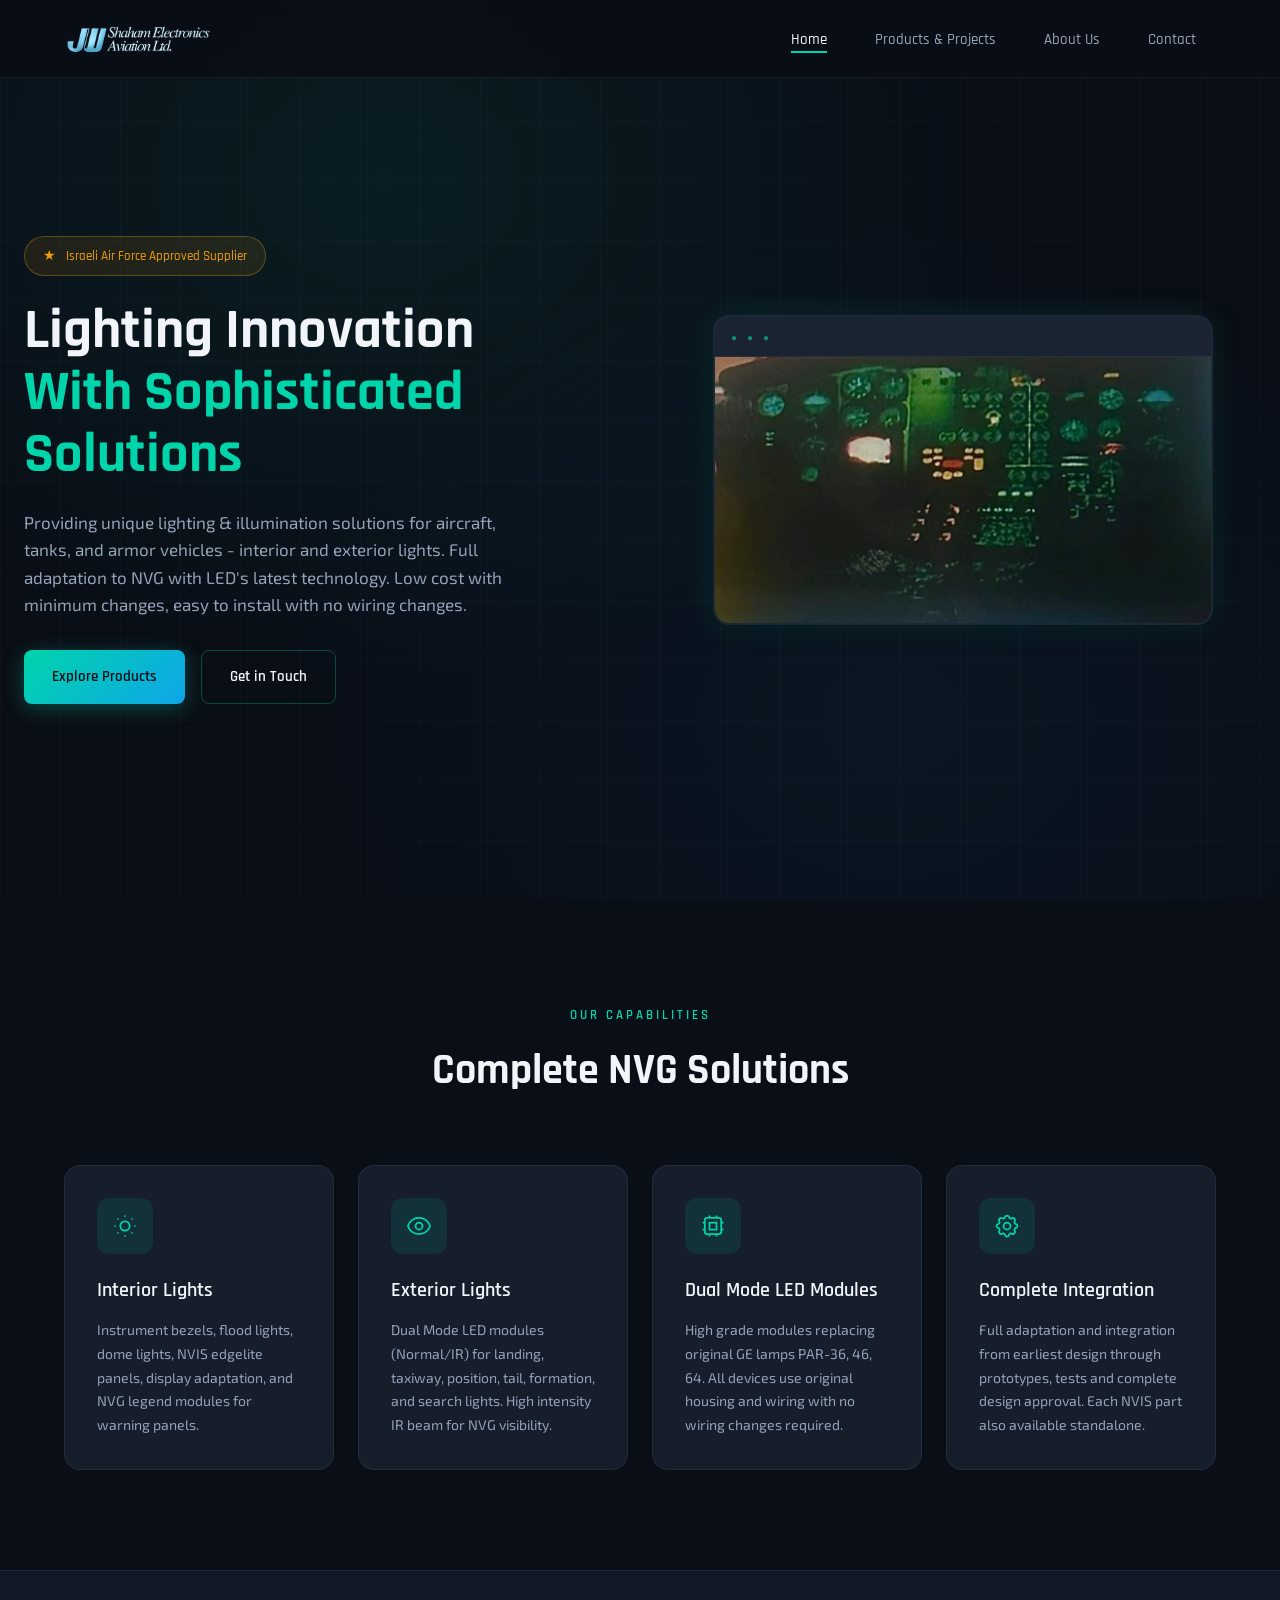
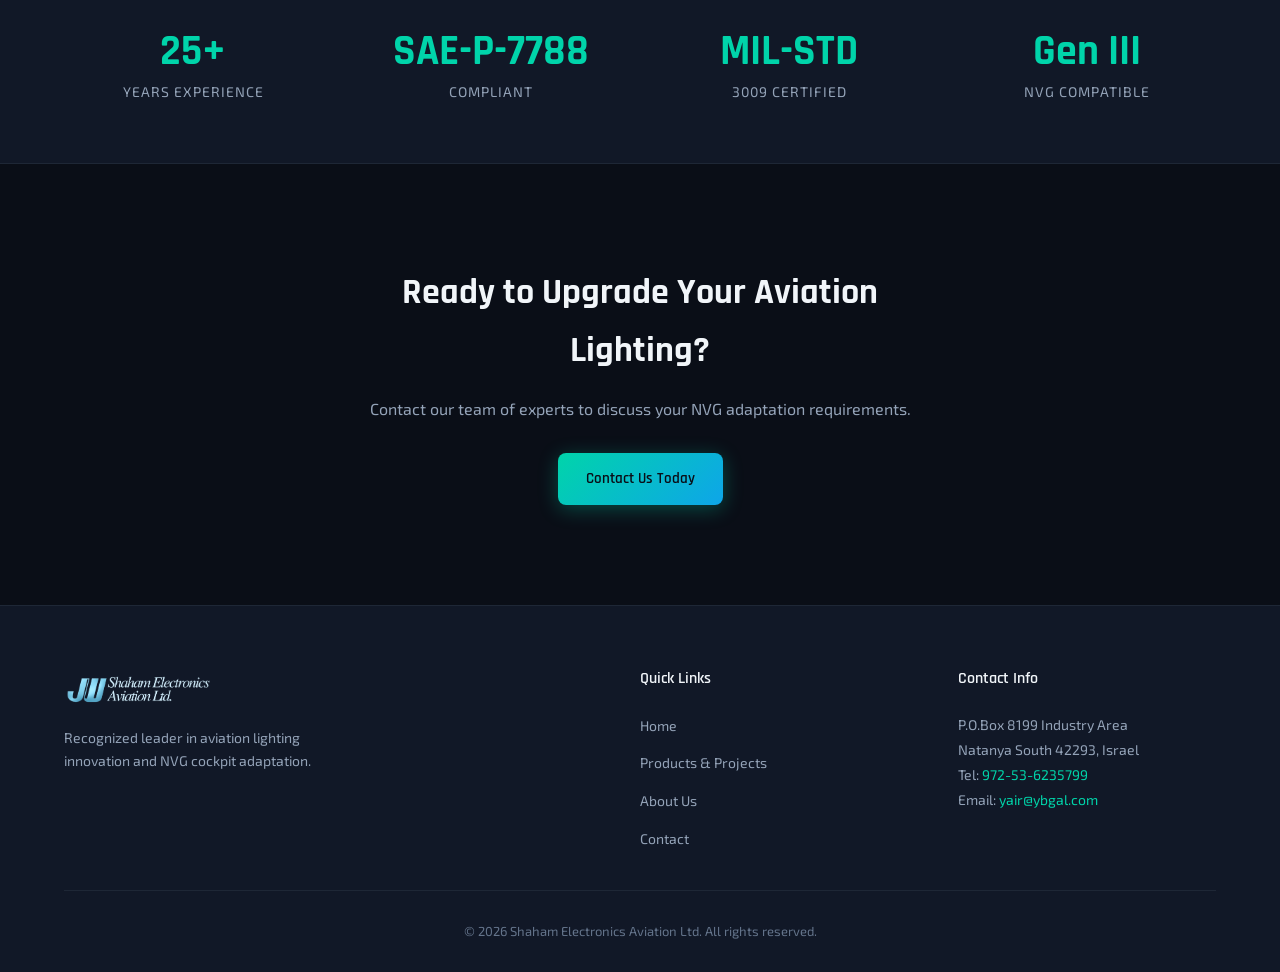
<file: index.html>
<!DOCTYPE html>
<html lang="en">
<head>
    <meta charset="UTF-8">
    <meta name="viewport" content="width=device-width, initial-scale=1.0">
    
    <!-- Primary Meta Tags -->
    <title>Shaham Electronics Aviation Ltd. | NVG Cockpit Lighting Solutions</title>
    <meta name="title" content="Shaham Electronics Aviation Ltd. | NVG Cockpit Lighting Solutions">
    <meta name="description" content="Israeli Air Force approved supplier with 25+ years expertise in NVG cockpit adaptation, aviation lighting systems, and night vision goggles compatibility. Leader in military aviation lighting.">
    <meta name="keywords" content="NVG cockpit adaptation, aviation lighting, night vision goggles, military aviation, cockpit illumination, LED aviation lights, Israeli Air Force supplier, aircraft lighting systems">
    <meta name="author" content="Shaham Electronics Aviation Ltd.">
    <meta name="robots" content="index, follow">
    <link rel="canonical" href="https://nbengalgml.github.io/SAE/">
    
    <!-- Open Graph / Facebook -->
    <meta property="og:type" content="website">
    <meta property="og:url" content="https://nbengalgml.github.io/SAE/">
    <meta property="og:title" content="Shaham Electronics Aviation Ltd. | NVG Cockpit Lighting Solutions">
    <meta property="og:description" content="Israeli Air Force approved supplier with 25+ years expertise in NVG cockpit adaptation and aviation lighting systems.">
    <meta property="og:image" content="https://nbengalgml.github.io/SAE/images/logo.png">
    
    <!-- Twitter -->
    <meta property="twitter:card" content="summary_large_image">
    <meta property="twitter:url" content="https://nbengalgml.github.io/SAE/">
    <meta property="twitter:title" content="Shaham Electronics Aviation Ltd. | NVG Cockpit Lighting Solutions">
    <meta property="twitter:description" content="Israeli Air Force approved supplier with 25+ years expertise in NVG cockpit adaptation and aviation lighting systems.">
    <meta property="twitter:image" content="https://nbengalgml.github.io/SAE/images/logo.png">
    
    <!-- Favicon -->
    <link rel="icon" type="image/png" href="images/logo.png">
    
    <!-- Stylesheets -->
    <link rel="stylesheet" href="styles.css">
    <link rel="preconnect" href="https://fonts.googleapis.com">
    <link rel="preconnect" href="https://fonts.gstatic.com" crossorigin>
    <link href="https://fonts.googleapis.com/css2?family=Rajdhani:wght@400;500;600;700&family=Exo+2:wght@300;400;500;600;700&display=swap" rel="stylesheet">
    
    <!-- Structured Data (JSON-LD) -->
    <script type="application/ld+json">
    {
        "@context": "https://schema.org",
        "@type": "Organization",
        "name": "Shaham Electronics Aviation Ltd.",
        "url": "https://nbengalgml.github.io/SAE/",
        "logo": "https://nbengalgml.github.io/SAE/images/logo.png",
        "description": "Israeli Air Force approved supplier specializing in NVG cockpit adaptation and aviation lighting systems with over 25 years of experience.",
        "address": {
            "@type": "PostalAddress",
            "addressLocality": "Netanya",
            "addressRegion": "Israel",
            "postalCode": "42293"
        },
        "contactPoint": {
            "@type": "ContactPoint",
            "telephone": "+972-53-6235799",
            "contactType": "sales",
            "email": "yair@ybgal.com"
        },
        "sameAs": []
    }
    </script>
</head>
<body>
    <header class="header">
        <nav class="nav">
            <a href="./" class="logo">
                <img src="images/logo.png" alt="Shaham Electronics Aviation Ltd." class="logo-img">
            </a>
            <button class="mobile-menu-btn" aria-label="Toggle menu">
                <span></span>
                <span></span>
                <span></span>
            </button>
            <ul class="nav-links">
                <li><a href="./" class="active">Home</a></li>
                <li><a href="products/">Products & Projects</a></li>
                <li><a href="about/">About Us</a></li>
                <li><a href="contact/">Contact</a></li>
            </ul>
        </nav>
    </header>

    <main>
        <section class="hero">
            <div class="hero-overlay"></div>
            <div class="hero-grid"></div>
            <div class="hero-content">
                <div class="hero-badge">
                    <span class="badge-icon">★</span>
                    Israeli Air Force Approved Supplier
                </div>
                <h1 class="hero-title">
                    <span class="title-line">Lighting Innovation</span>
                    <span class="title-line accent">With Sophisticated Solutions</span>
                </h1>
                <p class="hero-description">
                    Providing unique lighting & illumination solutions for aircraft, tanks, and armor vehicles - interior and exterior lights.
                    Full adaptation to NVG with LED's latest technology. Low cost with minimum changes, easy to install with no wiring changes.
                </p>
                <div class="hero-cta">
                    <a href="products/" class="btn btn-primary">Explore Products</a>
                    <a href="contact/" class="btn btn-secondary">Get in Touch</a>
                </div>
            </div>
            <div class="hero-visual">
                <div class="cockpit-frame">
                    <img src="images/cockpit.png" alt="NVG Compatible Cockpit Lighting" class="cockpit-image">
                </div>
            </div>
        </section>

        <section class="features">
            <div class="container">
                <div class="section-header">
                    <span class="section-tag">Our Capabilities</span>
                    <h2 class="section-title">Complete NVG Solutions</h2>
                </div>
                <div class="features-grid">
                    <div class="feature-card">
                        <div class="feature-icon">
                            <svg viewBox="0 0 24 24" fill="none" stroke="currentColor" stroke-width="1.5">
                                <path d="M12 3v1m0 16v1m9-9h-1M4 12H3m15.364 6.364l-.707-.707M6.343 6.343l-.707-.707m12.728 0l-.707.707M6.343 17.657l-.707.707M16 12a4 4 0 11-8 0 4 4 0 018 0z"/>
                            </svg>
                        </div>
                        <h3>Interior Lights</h3>
                        <p>Instrument bezels, flood lights, dome lights, NVIS edgelite panels, display adaptation, and NVG legend modules for warning panels.</p>
                    </div>
                    <div class="feature-card">
                        <div class="feature-icon">
                            <svg viewBox="0 0 24 24" fill="none" stroke="currentColor" stroke-width="1.5">
                                <path d="M15 12a3 3 0 11-6 0 3 3 0 016 0z"/>
                                <path d="M2.458 12C3.732 7.943 7.523 5 12 5c4.478 0 8.268 2.943 9.542 7-1.274 4.057-5.064 7-9.542 7-4.477 0-8.268-2.943-9.542-7z"/>
                            </svg>
                        </div>
                        <h3>Exterior Lights</h3>
                        <p>Dual Mode LED modules (Normal/IR) for landing, taxiway, position, tail, formation, and search lights. High intensity IR beam for NVG visibility.</p>
                    </div>
                    <div class="feature-card">
                        <div class="feature-icon">
                            <svg viewBox="0 0 24 24" fill="none" stroke="currentColor" stroke-width="1.5">
                                <path d="M9 3v2m6-2v2M9 19v2m6-2v2M5 9H3m2 6H3m18-6h-2m2 6h-2M7 19h10a2 2 0 002-2V7a2 2 0 00-2-2H7a2 2 0 00-2 2v10a2 2 0 002 2zM9 9h6v6H9V9z"/>
                            </svg>
                        </div>
                        <h3>Dual Mode LED Modules</h3>
                        <p>High grade modules replacing original GE lamps PAR-36, 46, 64. All devices use original housing and wiring with no wiring changes required.</p>
                    </div>
                    <div class="feature-card">
                        <div class="feature-icon">
                            <svg viewBox="0 0 24 24" fill="none" stroke="currentColor" stroke-width="1.5">
                                <path d="M10.325 4.317c.426-1.756 2.924-1.756 3.35 0a1.724 1.724 0 002.573 1.066c1.543-.94 3.31.826 2.37 2.37a1.724 1.724 0 001.065 2.572c1.756.426 1.756 2.924 0 3.35a1.724 1.724 0 00-1.066 2.573c.94 1.543-.826 3.31-2.37 2.37a1.724 1.724 0 00-2.572 1.065c-.426 1.756-2.924 1.756-3.35 0a1.724 1.724 0 00-2.573-1.066c-1.543.94-3.31-.826-2.37-2.37a1.724 1.724 0 00-1.065-2.572c-1.756-.426-1.756-2.924 0-3.35a1.724 1.724 0 001.066-2.573c-.94-1.543.826-3.31 2.37-2.37.996.608 2.296.07 2.572-1.065z"/>
                                <path d="M15 12a3 3 0 11-6 0 3 3 0 016 0z"/>
                            </svg>
                        </div>
                        <h3>Complete Integration</h3>
                        <p>Full adaptation and integration from earliest design through prototypes, tests and complete design approval. Each NVIS part also available standalone.</p>
                    </div>
                </div>
            </div>
        </section>

        <section class="stats">
            <div class="container">
                <div class="stats-grid">
                    <div class="stat-item">
                        <span class="stat-number">25+</span>
                        <span class="stat-label">Years Experience</span>
                    </div>
                    <div class="stat-item">
                        <span class="stat-number">SAE-P-7788</span>
                        <span class="stat-label">Compliant</span>
                    </div>
                    <div class="stat-item">
                        <span class="stat-number">MIL-STD</span>
                        <span class="stat-label">3009 Certified</span>
                    </div>
                    <div class="stat-item">
                        <span class="stat-number">Gen III</span>
                        <span class="stat-label">NVG Compatible</span>
                    </div>
                </div>
            </div>
        </section>

        <section class="cta-section">
            <div class="container">
                <div class="cta-content">
                    <h2>Ready to Upgrade Your Aviation Lighting?</h2>
                    <p>Contact our team of experts to discuss your NVG adaptation requirements.</p>
                    <a href="contact/" class="btn btn-primary">Contact Us Today</a>
                </div>
            </div>
        </section>
    </main>

    <footer class="footer">
        <div class="container">
            <div class="footer-grid">
                <div class="footer-brand">
                    <a href="./" class="logo">
                        <img src="images/logo.png" alt="Shaham Electronics Aviation Ltd." class="logo-img">
                    </a>
                    <p>Recognized leader in aviation lighting innovation and NVG cockpit adaptation.</p>
                </div>
                <div class="footer-links">
                    <h4>Quick Links</h4>
                    <ul>
                        <li><a href="./">Home</a></li>
                        <li><a href="products/">Products & Projects</a></li>
                        <li><a href="about/">About Us</a></li>
                        <li><a href="contact/">Contact</a></li>
                    </ul>
                </div>
                <div class="footer-contact">
                    <h4>Contact Info</h4>
                    <address>
                        <p>P.O.Box 8199 Industry Area</p>
                        <p>Natanya South 42293, Israel</p>
                        <p>Tel: <a href="tel:+972536235799">972-53-6235799</a></p>
                        <p>Email: <a href="mailto:yair@ybgal.com">yair@ybgal.com</a></p>
                    </address>
                </div>
            </div>
            <div class="footer-bottom">
                <p>&copy; 2026 Shaham Electronics Aviation Ltd. All rights reserved.</p>
            </div>
        </div>
    </footer>

    <script src="script.js"></script>
</body>
</html>
</file>
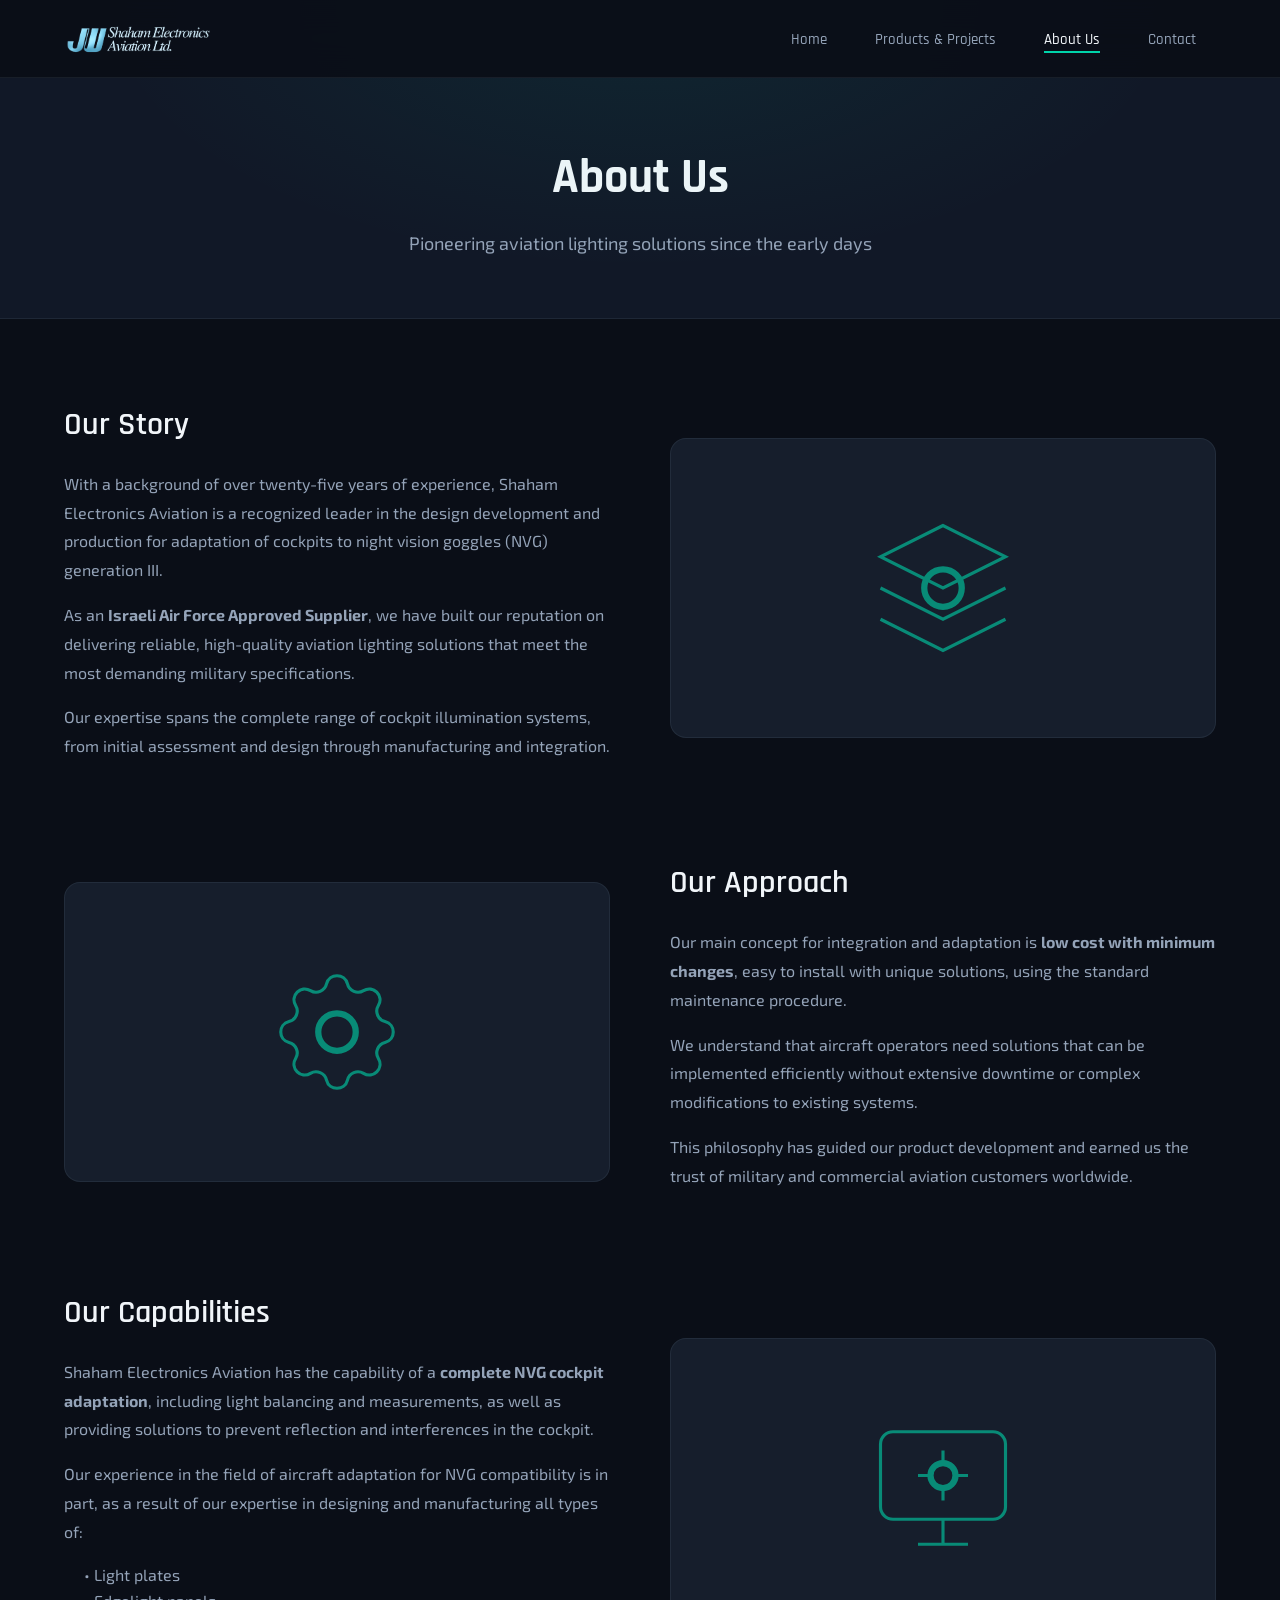
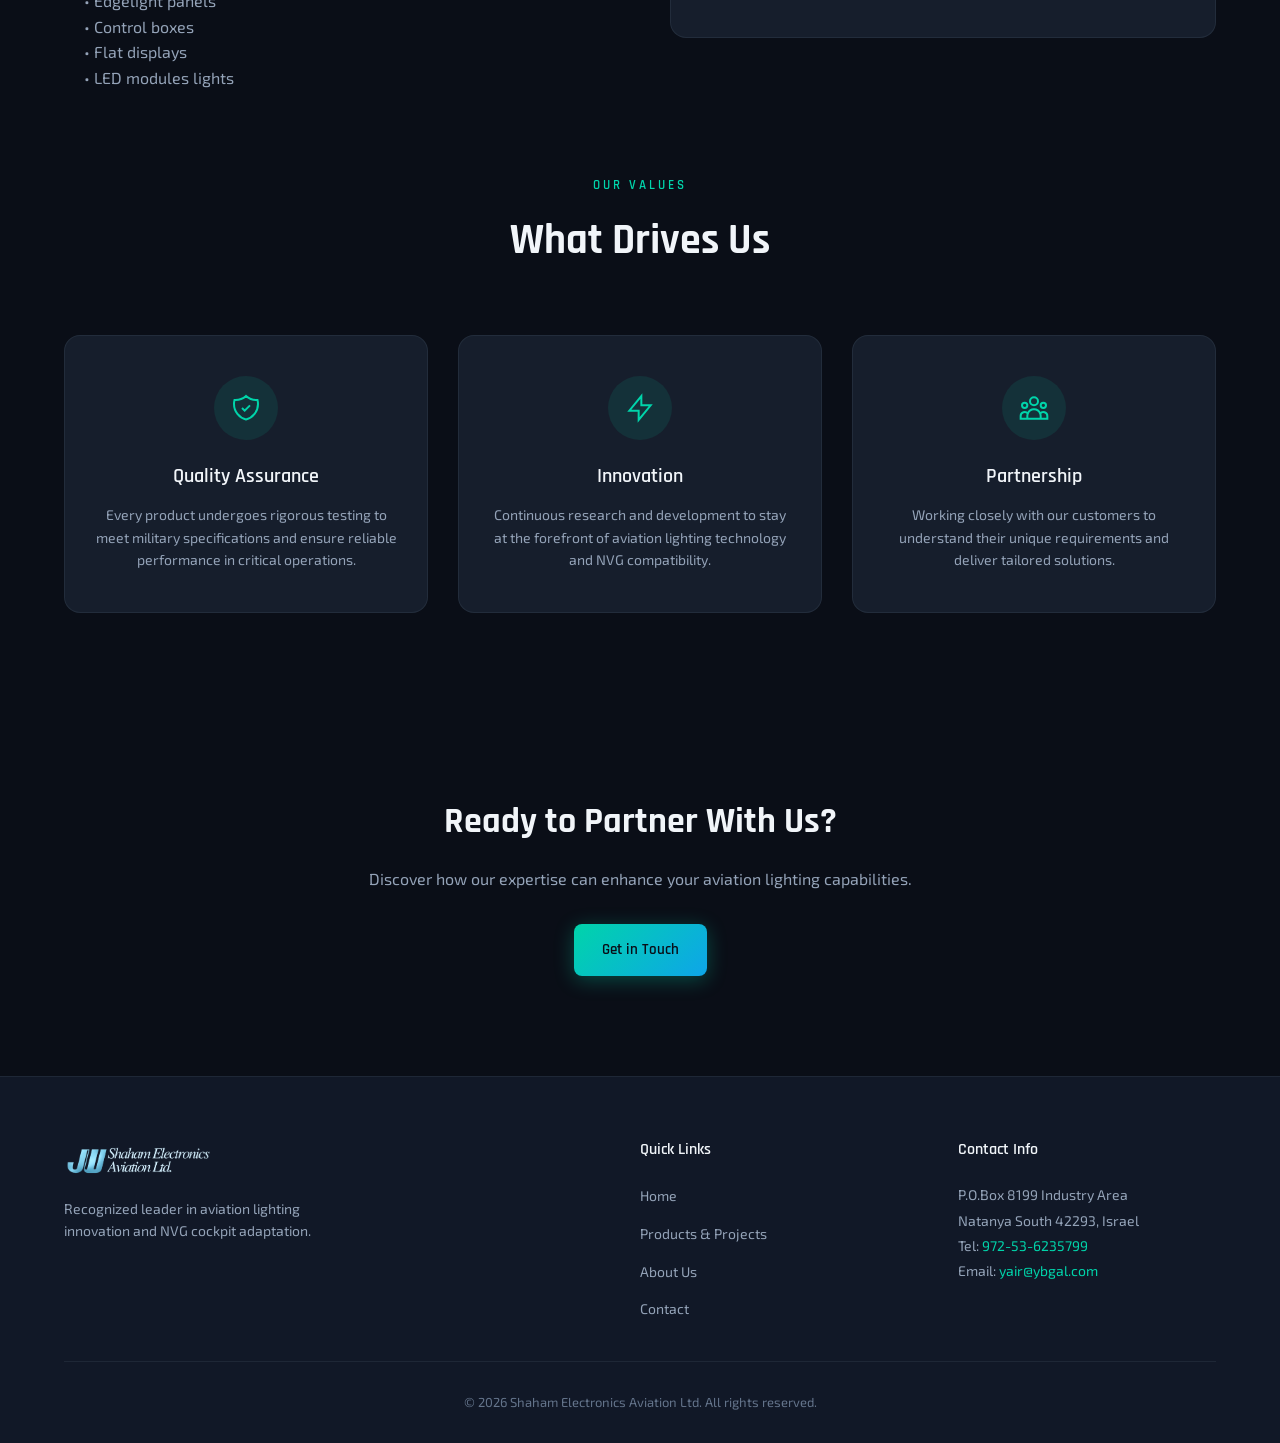
<file: about/index.html>
<!DOCTYPE html>
<html lang="en">
<head>
    <meta charset="UTF-8">
    <meta name="viewport" content="width=device-width, initial-scale=1.0">
    
    <!-- Primary Meta Tags -->
    <title>About Us | Shaham Electronics Aviation - 25+ Years of Excellence</title>
    <meta name="title" content="About Shaham Electronics Aviation - 25+ Years of NVG Expertise">
    <meta name="description" content="Learn about Shaham Electronics Aviation Ltd., an Israeli Air Force approved supplier with over 25 years of experience in NVG cockpit adaptation and aviation lighting innovation.">
    <meta name="keywords" content="about Shaham Electronics, aviation lighting company, NVG expertise, Israeli aviation supplier, cockpit adaptation history">
    <meta name="robots" content="index, follow">
    <link rel="canonical" href="https://nbengalgml.github.io/SAE/about/">
    
    <!-- Open Graph / Facebook -->
    <meta property="og:type" content="website">
    <meta property="og:url" content="https://nbengalgml.github.io/SAE/about/">
    <meta property="og:title" content="About Shaham Electronics Aviation - 25+ Years of Excellence">
    <meta property="og:description" content="Israeli Air Force approved supplier with over 25 years of experience in NVG cockpit adaptation.">
    <meta property="og:image" content="https://nbengalgml.github.io/SAE/images/logo.png">
    
    <!-- Favicon -->
    <link rel="icon" type="image/png" href="../images/logo.png">
    
    <!-- Stylesheets -->
    <link rel="stylesheet" href="../styles.css">
    <link rel="preconnect" href="https://fonts.googleapis.com">
    <link rel="preconnect" href="https://fonts.gstatic.com" crossorigin>
    <link href="https://fonts.googleapis.com/css2?family=Rajdhani:wght@400;500;600;700&family=Exo+2:wght@300;400;500;600;700&display=swap" rel="stylesheet">
</head>
<body>
    <header class="header">
        <nav class="nav">
            <a href="../" class="logo">
                <img src="../images/logo.png" alt="Shaham Electronics Aviation Ltd." class="logo-img">
            </a>
            <button class="mobile-menu-btn" aria-label="Toggle menu">
                <span></span>
                <span></span>
                <span></span>
            </button>
            <ul class="nav-links">
                <li><a href="../">Home</a></li>
                <li><a href="../products/">Products & Projects</a></li>
                <li><a href="../about/" class="active">About Us</a></li>
                <li><a href="../contact/">Contact</a></li>
            </ul>
        </nav>
    </header>

    <main>
        <section class="page-header">
            <div class="container">
                <h1>About Us</h1>
                <p>Pioneering aviation lighting solutions since the early days</p>
            </div>
        </section>

        <section class="about-section">
            <div class="container">
                <div class="about-content">
                    <div class="about-text">
                        <h2>Our Story</h2>
                        <p>With a background of over twenty-five years of experience, Shaham Electronics Aviation is a recognized leader in the design development and production for adaptation of cockpits to night vision goggles (NVG) generation III.</p>
                        <p>As an <strong>Israeli Air Force Approved Supplier</strong>, we have built our reputation on delivering reliable, high-quality aviation lighting solutions that meet the most demanding military specifications.</p>
                        <p>Our expertise spans the complete range of cockpit illumination systems, from initial assessment and design through manufacturing and integration.</p>
                    </div>
                    <div class="about-visual">
                        <svg viewBox="0 0 24 24" fill="none" stroke="currentColor" stroke-width="0.5">
                            <path d="M12 2L2 7l10 5 10-5-10-5z"/>
                            <path d="M2 17l10 5 10-5"/>
                            <path d="M2 12l10 5 10-5"/>
                            <circle cx="12" cy="12" r="3" stroke-width="1"/>
                        </svg>
                    </div>
                </div>

                <div class="about-content reverse">
                    <div class="about-text">
                        <h2>Our Approach</h2>
                        <p>Our main concept for integration and adaptation is <strong>low cost with minimum changes</strong>, easy to install with unique solutions, using the standard maintenance procedure.</p>
                        <p>We understand that aircraft operators need solutions that can be implemented efficiently without extensive downtime or complex modifications to existing systems.</p>
                        <p>This philosophy has guided our product development and earned us the trust of military and commercial aviation customers worldwide.</p>
                    </div>
                    <div class="about-visual">
                        <svg viewBox="0 0 24 24" fill="none" stroke="currentColor" stroke-width="0.5">
                            <path d="M10.325 4.317c.426-1.756 2.924-1.756 3.35 0a1.724 1.724 0 002.573 1.066c1.543-.94 3.31.826 2.37 2.37a1.724 1.724 0 001.065 2.572c1.756.426 1.756 2.924 0 3.35a1.724 1.724 0 00-1.066 2.573c.94 1.543-.826 3.31-2.37 2.37a1.724 1.724 0 00-2.572 1.065c-.426 1.756-2.924 1.756-3.35 0a1.724 1.724 0 00-2.573-1.066c-1.543.94-3.31-.826-2.37-2.37a1.724 1.724 0 00-1.065-2.572c-1.756-.426-1.756-2.924 0-3.35a1.724 1.724 0 001.066-2.573c-.94-1.543.826-3.31 2.37-2.37.996.608 2.296.07 2.572-1.065z"/>
                            <circle cx="12" cy="12" r="3" stroke-width="1"/>
                        </svg>
                    </div>
                </div>

                <div class="about-content">
                    <div class="about-text">
                        <h2>Our Capabilities</h2>
                        <p>Shaham Electronics Aviation has the capability of a <strong>complete NVG cockpit adaptation</strong>, including light balancing and measurements, as well as providing solutions to prevent reflection and interferences in the cockpit.</p>
                        <p>Our experience in the field of aircraft adaptation for NVG compatibility is in part, as a result of our expertise in designing and manufacturing all types of:</p>
                        <ul style="color: var(--color-text-secondary); margin-left: 20px; margin-top: 10px;">
                            <li>• Light plates</li>
                            <li>• Edgelight panels</li>
                            <li>• Control boxes</li>
                            <li>• Flat displays</li>
                            <li>• LED modules lights</li>
                        </ul>
                    </div>
                    <div class="about-visual">
                        <svg viewBox="0 0 24 24" fill="none" stroke="currentColor" stroke-width="0.5">
                            <rect x="2" y="3" width="20" height="14" rx="2"/>
                            <path d="M8 21h8"/>
                            <path d="M12 17v4"/>
                            <circle cx="12" cy="10" r="2" stroke-width="1"/>
                            <path d="M12 8v-2M12 12v2M10 10h-2M14 10h2"/>
                        </svg>
                    </div>
                </div>

                <div class="section-header" style="margin-top: 80px;">
                    <span class="section-tag">Our Values</span>
                    <h2 class="section-title">What Drives Us</h2>
                </div>

                <div class="values-grid">
                    <div class="value-card">
                        <div class="value-icon">
                            <svg viewBox="0 0 24 24" fill="none" stroke="currentColor" stroke-width="1.5">
                                <path d="M9 12l2 2 4-4m5.618-4.016A11.955 11.955 0 0112 2.944a11.955 11.955 0 01-8.618 3.04A12.02 12.02 0 003 9c0 5.591 3.824 10.29 9 11.622 5.176-1.332 9-6.03 9-11.622 0-1.042-.133-2.052-.382-3.016z"/>
                            </svg>
                        </div>
                        <h3>Quality Assurance</h3>
                        <p>Every product undergoes rigorous testing to meet military specifications and ensure reliable performance in critical operations.</p>
                    </div>

                    <div class="value-card">
                        <div class="value-icon">
                            <svg viewBox="0 0 24 24" fill="none" stroke="currentColor" stroke-width="1.5">
                                <path d="M13 10V3L4 14h7v7l9-11h-7z"/>
                            </svg>
                        </div>
                        <h3>Innovation</h3>
                        <p>Continuous research and development to stay at the forefront of aviation lighting technology and NVG compatibility.</p>
                    </div>

                    <div class="value-card">
                        <div class="value-icon">
                            <svg viewBox="0 0 24 24" fill="none" stroke="currentColor" stroke-width="1.5">
                                <path d="M17 20h5v-2a3 3 0 00-5.356-1.857M17 20H7m10 0v-2c0-.656-.126-1.283-.356-1.857M7 20H2v-2a3 3 0 015.356-1.857M7 20v-2c0-.656.126-1.283.356-1.857m0 0a5.002 5.002 0 019.288 0M15 7a3 3 0 11-6 0 3 3 0 016 0zm6 3a2 2 0 11-4 0 2 2 0 014 0zM7 10a2 2 0 11-4 0 2 2 0 014 0z"/>
                            </svg>
                        </div>
                        <h3>Partnership</h3>
                        <p>Working closely with our customers to understand their unique requirements and deliver tailored solutions.</p>
                    </div>
                </div>
            </div>
        </section>

        <section class="cta-section">
            <div class="container">
                <div class="cta-content">
                    <h2>Ready to Partner With Us?</h2>
                    <p>Discover how our expertise can enhance your aviation lighting capabilities.</p>
                    <a href="../contact/" class="btn btn-primary">Get in Touch</a>
                </div>
            </div>
        </section>
    </main>

    <footer class="footer">
        <div class="container">
            <div class="footer-grid">
                <div class="footer-brand">
                    <a href="../" class="logo">
                        <img src="../images/logo.png" alt="Shaham Electronics Aviation Ltd." class="logo-img">
                    </a>
                    <p>Recognized leader in aviation lighting innovation and NVG cockpit adaptation.</p>
                </div>
                <div class="footer-links">
                    <h4>Quick Links</h4>
                    <ul>
                        <li><a href="../">Home</a></li>
                        <li><a href="../products/">Products & Projects</a></li>
                        <li><a href="../about/">About Us</a></li>
                        <li><a href="../contact/">Contact</a></li>
                    </ul>
                </div>
                <div class="footer-contact">
                    <h4>Contact Info</h4>
                    <address>
                        <p>P.O.Box 8199 Industry Area</p>
                        <p>Natanya South 42293, Israel</p>
                        <p>Tel: <a href="tel:+972536235799">972-53-6235799</a></p>
                        <p>Email: <a href="mailto:yair@ybgal.com">yair@ybgal.com</a></p>
                    </address>
                </div>
            </div>
            <div class="footer-bottom">
                <p>&copy; 2026 Shaham Electronics Aviation Ltd. All rights reserved.</p>
            </div>
        </div>
    </footer>

    <script src="../script.js"></script>
</body>
</html>
</file>
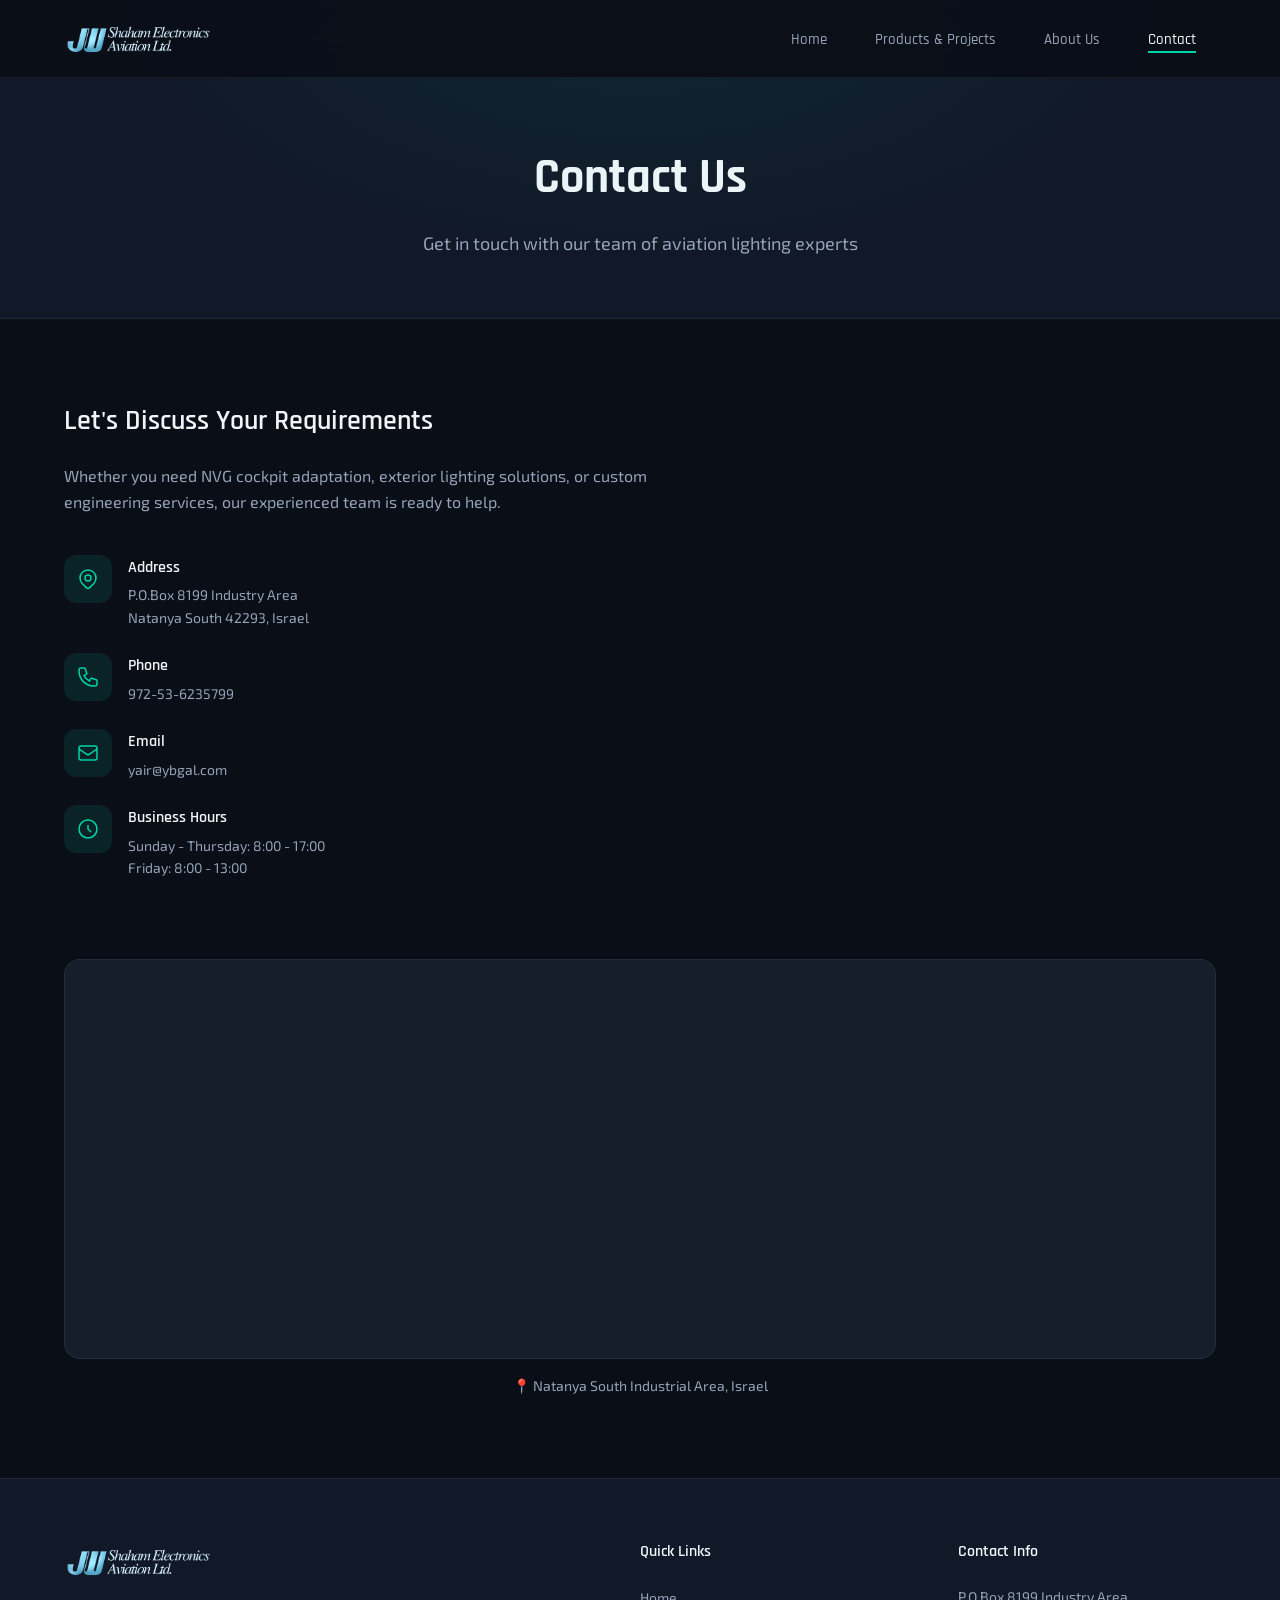
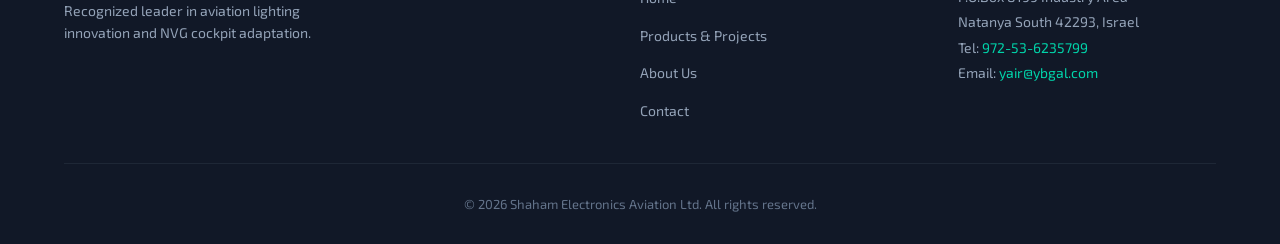
<file: contact/index.html>
<!DOCTYPE html>
<html lang="en">
<head>
    <meta charset="UTF-8">
    <meta name="viewport" content="width=device-width, initial-scale=1.0">
    
    <!-- Primary Meta Tags -->
    <title>Contact Shaham Electronics Aviation | Get a Quote</title>
    <meta name="title" content="Contact Shaham Electronics Aviation - NVG Lighting Experts">
    <meta name="description" content="Contact Shaham Electronics Aviation Ltd. for NVG cockpit adaptation quotes, aviation lighting solutions, and technical inquiries. Located in Netanya, Israel.">
    <meta name="keywords" content="contact aviation lighting, NVG cockpit quote, Shaham Electronics contact, Israel aviation supplier contact">
    <meta name="robots" content="index, follow">
    <link rel="canonical" href="https://nbengalgml.github.io/SAE/contact/">
    
    <!-- Open Graph / Facebook -->
    <meta property="og:type" content="website">
    <meta property="og:url" content="https://nbengalgml.github.io/SAE/contact/">
    <meta property="og:title" content="Contact Shaham Electronics Aviation | Get a Quote">
    <meta property="og:description" content="Contact us for NVG cockpit adaptation quotes and aviation lighting solutions.">
    <meta property="og:image" content="https://nbengalgml.github.io/SAE/images/logo.png">
    
    <!-- Favicon -->
    <link rel="icon" type="image/png" href="../images/logo.png">
    
    <!-- Stylesheets -->
    <link rel="stylesheet" href="../styles.css">
    <link rel="preconnect" href="https://fonts.googleapis.com">
    <link rel="preconnect" href="https://fonts.gstatic.com" crossorigin>
    <link href="https://fonts.googleapis.com/css2?family=Rajdhani:wght@400;500;600;700&family=Exo+2:wght@300;400;500;600;700&display=swap" rel="stylesheet">
</head>
<body>
    <header class="header">
        <nav class="nav">
            <a href="../" class="logo">
                <img src="../images/logo.png" alt="Shaham Electronics Aviation Ltd." class="logo-img">
            </a>
            <button class="mobile-menu-btn" aria-label="Toggle menu">
                <span></span>
                <span></span>
                <span></span>
            </button>
            <ul class="nav-links">
                <li><a href="../">Home</a></li>
                <li><a href="../products/">Products & Projects</a></li>
                <li><a href="../about/">About Us</a></li>
                <li><a href="../contact/" class="active">Contact</a></li>
            </ul>
        </nav>
    </header>

    <main>
        <section class="page-header">
            <div class="container">
                <h1>Contact Us</h1>
                <p>Get in touch with our team of aviation lighting experts</p>
            </div>
        </section>

        <section class="contact-section">
            <div class="container">
                <div class="contact-grid" style="grid-template-columns: 1fr; max-width: 600px;">
                    <div class="contact-info">
                        <h2>Let's Discuss Your Requirements</h2>
                        <p>Whether you need NVG cockpit adaptation, exterior lighting solutions, or custom engineering services, our experienced team is ready to help.</p>
                        
                        <div class="contact-details">
                            <div class="contact-item">
                                <div class="contact-icon">
                                    <svg viewBox="0 0 24 24" fill="none" stroke="currentColor" stroke-width="1.5">
                                        <path d="M17.657 16.657L13.414 20.9a1.998 1.998 0 01-2.827 0l-4.244-4.243a8 8 0 1111.314 0z"/>
                                        <path d="M15 11a3 3 0 11-6 0 3 3 0 016 0z"/>
                                    </svg>
                                </div>
                                <div>
                                    <h4>Address</h4>
                                    <p>P.O.Box 8199 Industry Area<br>
                                    Natanya South 42293, Israel</p>
                                </div>
                            </div>

                            <div class="contact-item">
                                <div class="contact-icon">
                                    <svg viewBox="0 0 24 24" fill="none" stroke="currentColor" stroke-width="1.5">
                                        <path d="M3 5a2 2 0 012-2h3.28a1 1 0 01.948.684l1.498 4.493a1 1 0 01-.502 1.21l-2.257 1.13a11.042 11.042 0 005.516 5.516l1.13-2.257a1 1 0 011.21-.502l4.493 1.498a1 1 0 01.684.949V19a2 2 0 01-2 2h-1C9.716 21 3 14.284 3 6V5z"/>
                                    </svg>
                                </div>
                                <div>
                                    <h4>Phone</h4>
                                    <p><a href="tel:+972536235799">972-53-6235799</a></p>
                                </div>
                            </div>

                            <div class="contact-item">
                                <div class="contact-icon">
                                    <svg viewBox="0 0 24 24" fill="none" stroke="currentColor" stroke-width="1.5">
                                        <path d="M3 8l7.89 5.26a2 2 0 002.22 0L21 8M5 19h14a2 2 0 002-2V7a2 2 0 00-2-2H5a2 2 0 00-2 2v10a2 2 0 002 2z"/>
                                    </svg>
                                </div>
                                <div>
                                    <h4>Email</h4>
                                    <p><a href="mailto:yair@ybgal.com">yair@ybgal.com</a></p>
                                </div>
                            </div>

                            <div class="contact-item">
                                <div class="contact-icon">
                                    <svg viewBox="0 0 24 24" fill="none" stroke="currentColor" stroke-width="1.5">
                                        <path d="M12 8v4l3 3m6-3a9 9 0 11-18 0 9 9 0 0118 0z"/>
                                    </svg>
                                </div>
                                <div>
                                    <h4>Business Hours</h4>
                                    <p>Sunday - Thursday: 8:00 - 17:00<br>
                                    Friday: 8:00 - 13:00</p>
                                </div>
                            </div>
                        </div>
                    </div>

                </div>
            </div>
        </section>

        <!-- Map Section -->
        <section style="padding: 0 0 80px;">
            <div class="container">
                <div style="background: var(--color-bg-card); border: 1px solid var(--color-border); border-radius: 16px; overflow: hidden; height: 400px;">
                    <iframe 
                        src="https://maps.google.com/maps?q=Netanya+South+Industrial+Area,+Israel&t=&z=13&ie=UTF8&iwloc=&output=embed"
                        width="100%" 
                        height="100%" 
                        style="border:0; filter: brightness(0.9) contrast(1.1);" 
                        allowfullscreen="" 
                        loading="lazy">
                    </iframe>
                </div>
                <p style="text-align: center; margin-top: 16px; color: var(--color-text-secondary); font-size: 14px;">
                    📍 Natanya South Industrial Area, Israel
                </p>
            </div>
        </section>
    </main>

    <footer class="footer">
        <div class="container">
            <div class="footer-grid">
                <div class="footer-brand">
                    <a href="../" class="logo">
                        <img src="../images/logo.png" alt="Shaham Electronics Aviation Ltd." class="logo-img">
                    </a>
                    <p>Recognized leader in aviation lighting innovation and NVG cockpit adaptation.</p>
                </div>
                <div class="footer-links">
                    <h4>Quick Links</h4>
                    <ul>
                        <li><a href="../">Home</a></li>
                        <li><a href="../products/">Products & Projects</a></li>
                        <li><a href="../about/">About Us</a></li>
                        <li><a href="../contact/">Contact</a></li>
                    </ul>
                </div>
                <div class="footer-contact">
                    <h4>Contact Info</h4>
                    <address>
                        <p>P.O.Box 8199 Industry Area</p>
                        <p>Natanya South 42293, Israel</p>
                        <p>Tel: <a href="tel:+972536235799">972-53-6235799</a></p>
                        <p>Email: <a href="mailto:yair@ybgal.com">yair@ybgal.com</a></p>
                    </address>
                </div>
            </div>
            <div class="footer-bottom">
                <p>&copy; 2026 Shaham Electronics Aviation Ltd. All rights reserved.</p>
            </div>
        </div>
    </footer>

    <script src="../script.js"></script>
</body>
</html>
</file>
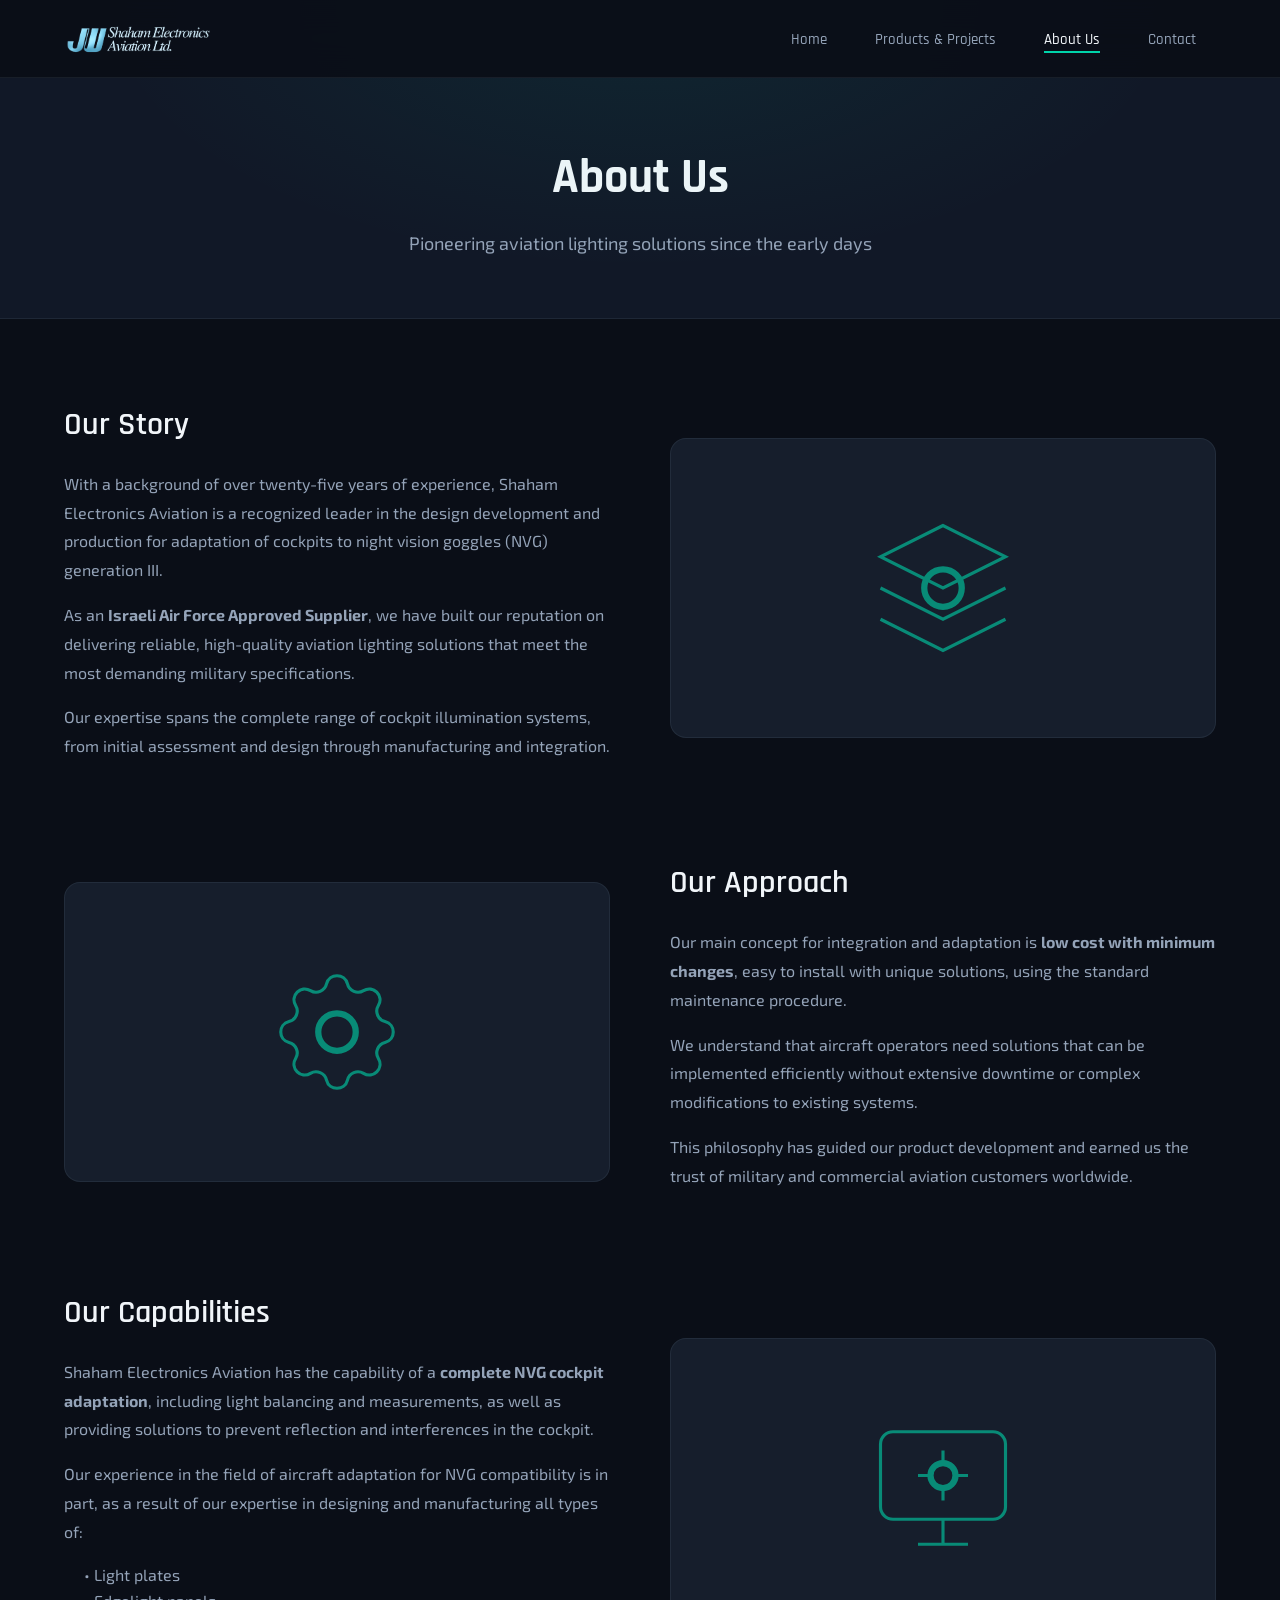
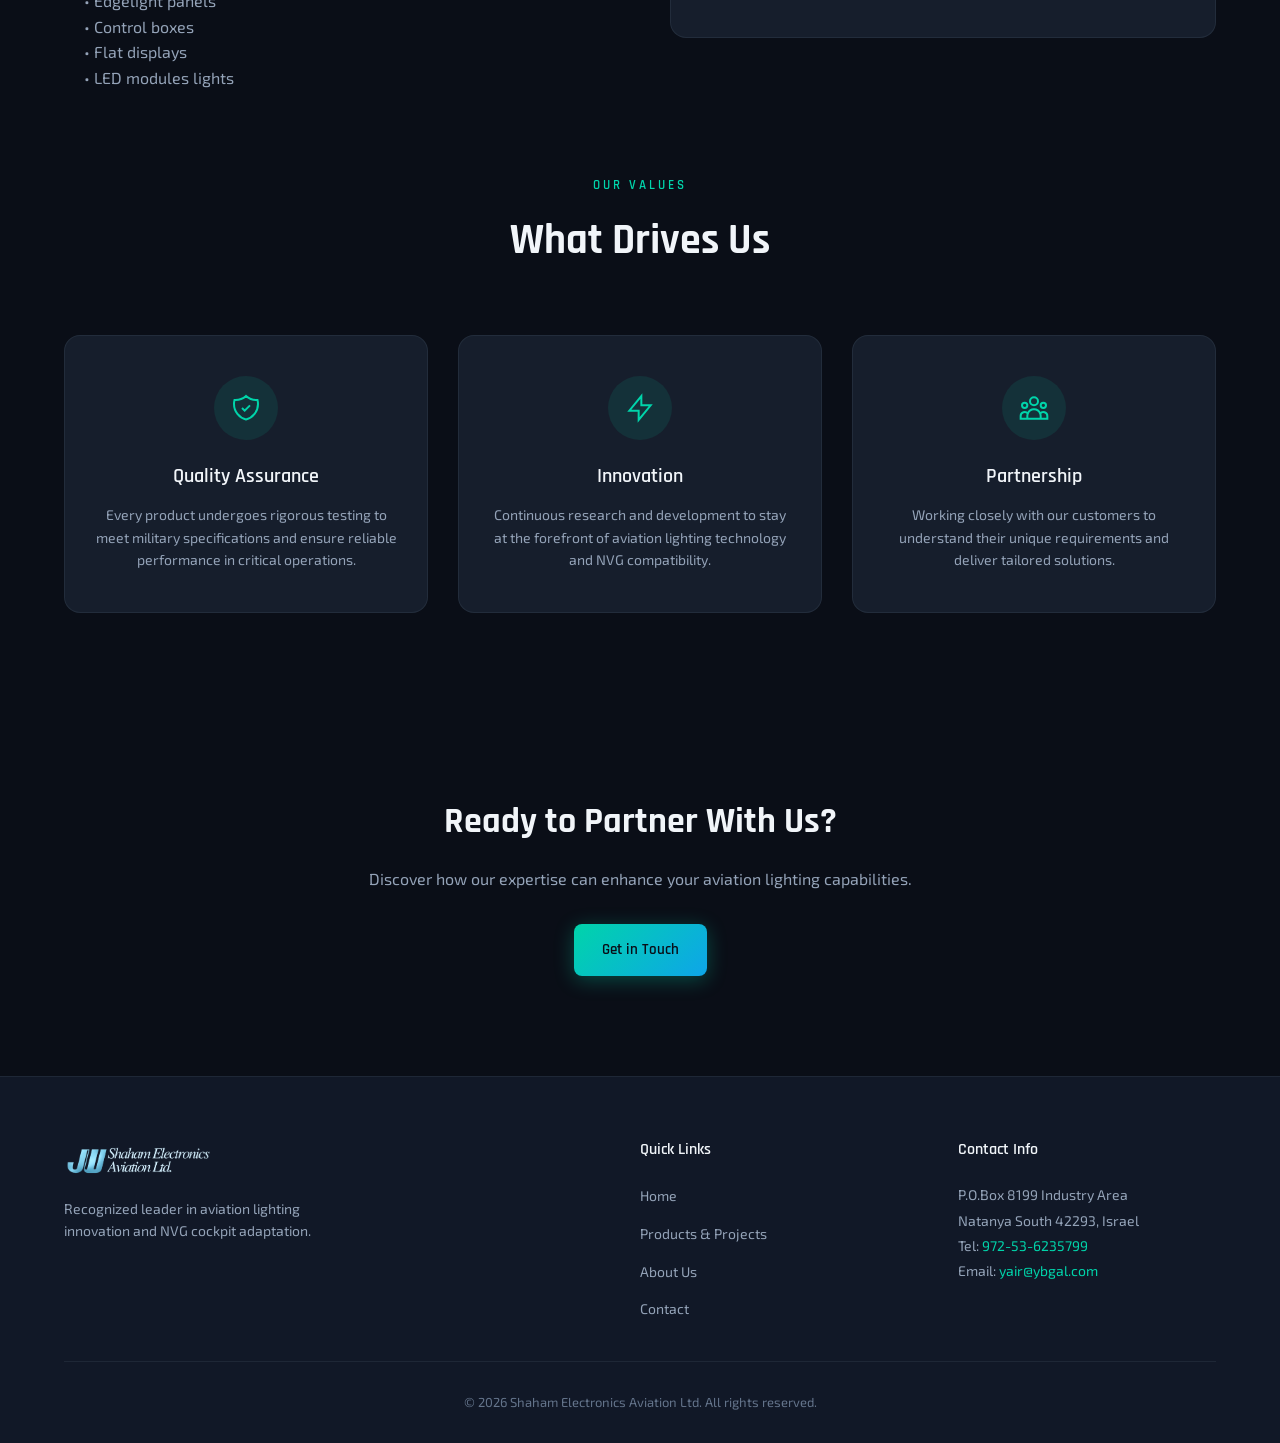
<file: about.html>
<!DOCTYPE html>
<html lang="en">
<head>
    <meta charset="UTF-8">
    <meta name="viewport" content="width=device-width, initial-scale=1.0">
    <title>About Us | Shaham Electronics Aviation Ltd.</title>
    <link rel="stylesheet" href="styles.css">
    <link rel="preconnect" href="https://fonts.googleapis.com">
    <link rel="preconnect" href="https://fonts.gstatic.com" crossorigin>
    <link href="https://fonts.googleapis.com/css2?family=Rajdhani:wght@400;500;600;700&family=Exo+2:wght@300;400;500;600;700&display=swap" rel="stylesheet">
</head>
<body>
    <header class="header">
        <nav class="nav">
            <a href="index.html" class="logo">
                <img src="images/logo.png" alt="Shaham Electronics Aviation Ltd." class="logo-img">
            </a>
            <button class="mobile-menu-btn" aria-label="Toggle menu">
                <span></span>
                <span></span>
                <span></span>
            </button>
            <ul class="nav-links">
                <li><a href="index.html">Home</a></li>
                <li><a href="products.html">Products & Projects</a></li>
                <li><a href="about.html" class="active">About Us</a></li>
                <li><a href="contact.html">Contact</a></li>
            </ul>
        </nav>
    </header>

    <main>
        <section class="page-header">
            <div class="container">
                <h1>About Us</h1>
                <p>Pioneering aviation lighting solutions since the early days</p>
            </div>
        </section>

        <section class="about-section">
            <div class="container">
                <div class="about-content">
                    <div class="about-text">
                        <h2>Our Story</h2>
                        <p>With a background of over twenty-five years of experience, Shaham Electronics Aviation is a recognized leader in the design development and production for adaptation of cockpits to night vision goggles (NVG) generation III.</p>
                        <p>As an <strong>Israeli Air Force Approved Supplier</strong>, we have built our reputation on delivering reliable, high-quality aviation lighting solutions that meet the most demanding military specifications.</p>
                        <p>Our expertise spans the complete range of cockpit illumination systems, from initial assessment and design through manufacturing and integration.</p>
                    </div>
                    <div class="about-visual">
                        <svg viewBox="0 0 24 24" fill="none" stroke="currentColor" stroke-width="0.5">
                            <path d="M12 2L2 7l10 5 10-5-10-5z"/>
                            <path d="M2 17l10 5 10-5"/>
                            <path d="M2 12l10 5 10-5"/>
                            <circle cx="12" cy="12" r="3" stroke-width="1"/>
                        </svg>
                    </div>
                </div>

                <div class="about-content reverse">
                    <div class="about-text">
                        <h2>Our Approach</h2>
                        <p>Our main concept for integration and adaptation is <strong>low cost with minimum changes</strong>, easy to install with unique solutions, using the standard maintenance procedure.</p>
                        <p>We understand that aircraft operators need solutions that can be implemented efficiently without extensive downtime or complex modifications to existing systems.</p>
                        <p>This philosophy has guided our product development and earned us the trust of military and commercial aviation customers worldwide.</p>
                    </div>
                    <div class="about-visual">
                        <svg viewBox="0 0 24 24" fill="none" stroke="currentColor" stroke-width="0.5">
                            <path d="M10.325 4.317c.426-1.756 2.924-1.756 3.35 0a1.724 1.724 0 002.573 1.066c1.543-.94 3.31.826 2.37 2.37a1.724 1.724 0 001.065 2.572c1.756.426 1.756 2.924 0 3.35a1.724 1.724 0 00-1.066 2.573c.94 1.543-.826 3.31-2.37 2.37a1.724 1.724 0 00-2.572 1.065c-.426 1.756-2.924 1.756-3.35 0a1.724 1.724 0 00-2.573-1.066c-1.543.94-3.31-.826-2.37-2.37a1.724 1.724 0 00-1.065-2.572c-1.756-.426-1.756-2.924 0-3.35a1.724 1.724 0 001.066-2.573c-.94-1.543.826-3.31 2.37-2.37.996.608 2.296.07 2.572-1.065z"/>
                            <circle cx="12" cy="12" r="3" stroke-width="1"/>
                        </svg>
                    </div>
                </div>

                <div class="about-content">
                    <div class="about-text">
                        <h2>Our Capabilities</h2>
                        <p>Shaham Electronics Aviation has the capability of a <strong>complete NVG cockpit adaptation</strong>, including light balancing and measurements, as well as providing solutions to prevent reflection and interferences in the cockpit.</p>
                        <p>Our experience in the field of aircraft adaptation for NVG compatibility is in part, as a result of our expertise in designing and manufacturing all types of:</p>
                        <ul style="color: var(--color-text-secondary); margin-left: 20px; margin-top: 10px;">
                            <li>• Light plates</li>
                            <li>• Edgelight panels</li>
                            <li>• Control boxes</li>
                            <li>• Flat displays</li>
                            <li>• LED modules lights</li>
                        </ul>
                    </div>
                    <div class="about-visual">
                        <svg viewBox="0 0 24 24" fill="none" stroke="currentColor" stroke-width="0.5">
                            <rect x="2" y="3" width="20" height="14" rx="2"/>
                            <path d="M8 21h8"/>
                            <path d="M12 17v4"/>
                            <circle cx="12" cy="10" r="2" stroke-width="1"/>
                            <path d="M12 8v-2M12 12v2M10 10h-2M14 10h2"/>
                        </svg>
                    </div>
                </div>

                <div class="section-header" style="margin-top: 80px;">
                    <span class="section-tag">Our Values</span>
                    <h2 class="section-title">What Drives Us</h2>
                </div>

                <div class="values-grid">
                    <div class="value-card">
                        <div class="value-icon">
                            <svg viewBox="0 0 24 24" fill="none" stroke="currentColor" stroke-width="1.5">
                                <path d="M9 12l2 2 4-4m5.618-4.016A11.955 11.955 0 0112 2.944a11.955 11.955 0 01-8.618 3.04A12.02 12.02 0 003 9c0 5.591 3.824 10.29 9 11.622 5.176-1.332 9-6.03 9-11.622 0-1.042-.133-2.052-.382-3.016z"/>
                            </svg>
                        </div>
                        <h3>Quality Assurance</h3>
                        <p>Every product undergoes rigorous testing to meet military specifications and ensure reliable performance in critical operations.</p>
                    </div>

                    <div class="value-card">
                        <div class="value-icon">
                            <svg viewBox="0 0 24 24" fill="none" stroke="currentColor" stroke-width="1.5">
                                <path d="M13 10V3L4 14h7v7l9-11h-7z"/>
                            </svg>
                        </div>
                        <h3>Innovation</h3>
                        <p>Continuous research and development to stay at the forefront of aviation lighting technology and NVG compatibility.</p>
                    </div>

                    <div class="value-card">
                        <div class="value-icon">
                            <svg viewBox="0 0 24 24" fill="none" stroke="currentColor" stroke-width="1.5">
                                <path d="M17 20h5v-2a3 3 0 00-5.356-1.857M17 20H7m10 0v-2c0-.656-.126-1.283-.356-1.857M7 20H2v-2a3 3 0 015.356-1.857M7 20v-2c0-.656.126-1.283.356-1.857m0 0a5.002 5.002 0 019.288 0M15 7a3 3 0 11-6 0 3 3 0 016 0zm6 3a2 2 0 11-4 0 2 2 0 014 0zM7 10a2 2 0 11-4 0 2 2 0 014 0z"/>
                            </svg>
                        </div>
                        <h3>Partnership</h3>
                        <p>Working closely with our customers to understand their unique requirements and deliver tailored solutions.</p>
                    </div>
                </div>
            </div>
        </section>

        <section class="cta-section">
            <div class="container">
                <div class="cta-content">
                    <h2>Ready to Partner With Us?</h2>
                    <p>Discover how our expertise can enhance your aviation lighting capabilities.</p>
                    <a href="contact.html" class="btn btn-primary">Get in Touch</a>
                </div>
            </div>
        </section>
    </main>

    <footer class="footer">
        <div class="container">
            <div class="footer-grid">
                <div class="footer-brand">
                    <a href="index.html" class="logo">
                        <img src="images/logo.png" alt="Shaham Electronics Aviation Ltd." class="logo-img">
                    </a>
                    <p>Recognized leader in aviation lighting innovation and NVG cockpit adaptation.</p>
                </div>
                <div class="footer-links">
                    <h4>Quick Links</h4>
                    <ul>
                        <li><a href="index.html">Home</a></li>
                        <li><a href="products.html">Products & Projects</a></li>
                        <li><a href="about.html">About Us</a></li>
                        <li><a href="contact.html">Contact</a></li>
                    </ul>
                </div>
                <div class="footer-contact">
                    <h4>Contact Info</h4>
                    <address>
                        <p>P.O.Box 8199 Industry Area</p>
                        <p>Natanya South 42293, Israel</p>
                        <p>Tel: <a href="tel:+972536235799">972-53-6235799</a></p>
                        <p>Email: <a href="mailto:yair@ybgal.com">yair@ybgal.com</a></p>
                    </address>
                </div>
            </div>
            <div class="footer-bottom">
                <p>&copy; 2026 Shaham Electronics Aviation Ltd. All rights reserved.</p>
            </div>
        </div>
    </footer>

    <script src="script.js"></script>
</body>
</html>
</file>
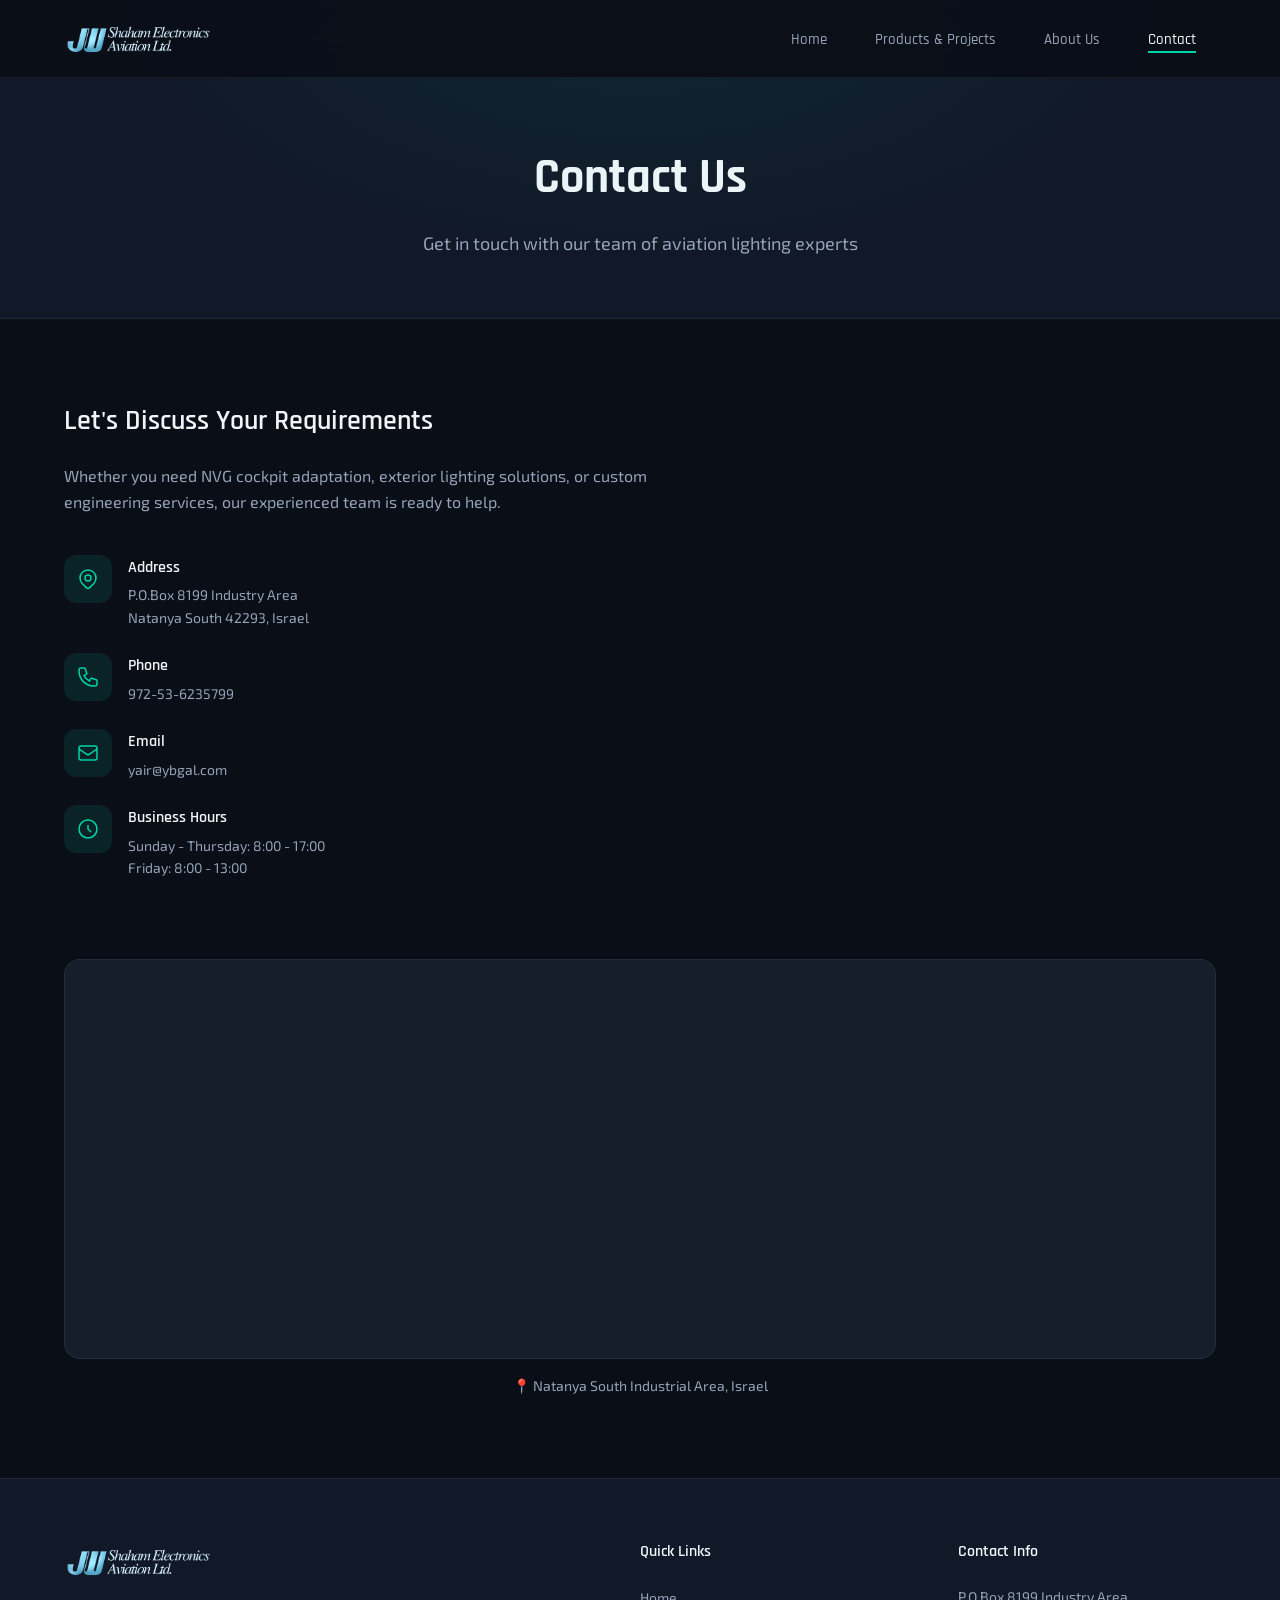
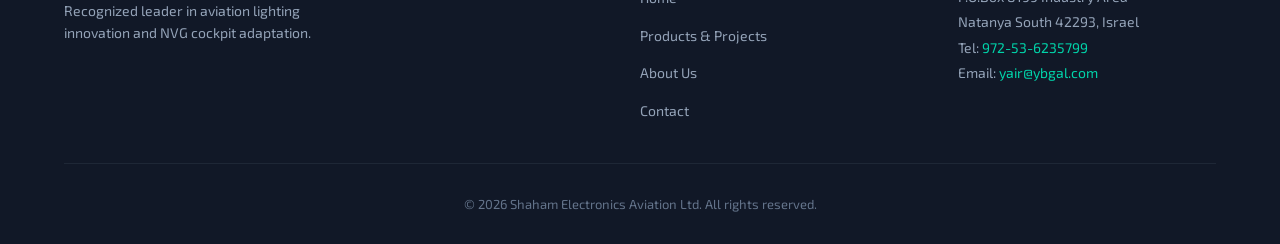
<file: contact.html>
<!DOCTYPE html>
<html lang="en">
<head>
    <meta charset="UTF-8">
    <meta name="viewport" content="width=device-width, initial-scale=1.0">
    <title>Contact Us | Shaham Electronics Aviation Ltd.</title>
    <link rel="stylesheet" href="styles.css">
    <link rel="preconnect" href="https://fonts.googleapis.com">
    <link rel="preconnect" href="https://fonts.gstatic.com" crossorigin>
    <link href="https://fonts.googleapis.com/css2?family=Rajdhani:wght@400;500;600;700&family=Exo+2:wght@300;400;500;600;700&display=swap" rel="stylesheet">
</head>
<body>
    <header class="header">
        <nav class="nav">
            <a href="index.html" class="logo">
                <img src="images/logo.png" alt="Shaham Electronics Aviation Ltd." class="logo-img">
            </a>
            <button class="mobile-menu-btn" aria-label="Toggle menu">
                <span></span>
                <span></span>
                <span></span>
            </button>
            <ul class="nav-links">
                <li><a href="index.html">Home</a></li>
                <li><a href="products.html">Products & Projects</a></li>
                <li><a href="about.html">About Us</a></li>
                <li><a href="contact.html" class="active">Contact</a></li>
            </ul>
        </nav>
    </header>

    <main>
        <section class="page-header">
            <div class="container">
                <h1>Contact Us</h1>
                <p>Get in touch with our team of aviation lighting experts</p>
            </div>
        </section>

        <section class="contact-section">
            <div class="container">
                <div class="contact-grid" style="grid-template-columns: 1fr; max-width: 600px;">
                    <div class="contact-info">
                        <h2>Let's Discuss Your Requirements</h2>
                        <p>Whether you need NVG cockpit adaptation, exterior lighting solutions, or custom engineering services, our experienced team is ready to help.</p>
                        
                        <div class="contact-details">
                            <div class="contact-item">
                                <div class="contact-icon">
                                    <svg viewBox="0 0 24 24" fill="none" stroke="currentColor" stroke-width="1.5">
                                        <path d="M17.657 16.657L13.414 20.9a1.998 1.998 0 01-2.827 0l-4.244-4.243a8 8 0 1111.314 0z"/>
                                        <path d="M15 11a3 3 0 11-6 0 3 3 0 016 0z"/>
                                    </svg>
                                </div>
                                <div>
                                    <h4>Address</h4>
                                    <p>P.O.Box 8199 Industry Area<br>
                                    Natanya South 42293, Israel</p>
                                </div>
                            </div>

                            <div class="contact-item">
                                <div class="contact-icon">
                                    <svg viewBox="0 0 24 24" fill="none" stroke="currentColor" stroke-width="1.5">
                                        <path d="M3 5a2 2 0 012-2h3.28a1 1 0 01.948.684l1.498 4.493a1 1 0 01-.502 1.21l-2.257 1.13a11.042 11.042 0 005.516 5.516l1.13-2.257a1 1 0 011.21-.502l4.493 1.498a1 1 0 01.684.949V19a2 2 0 01-2 2h-1C9.716 21 3 14.284 3 6V5z"/>
                                    </svg>
                                </div>
                                <div>
                                    <h4>Phone</h4>
                                    <p><a href="tel:+972536235799">972-53-6235799</a></p>
                                </div>
                            </div>

                            <div class="contact-item">
                                <div class="contact-icon">
                                    <svg viewBox="0 0 24 24" fill="none" stroke="currentColor" stroke-width="1.5">
                                        <path d="M3 8l7.89 5.26a2 2 0 002.22 0L21 8M5 19h14a2 2 0 002-2V7a2 2 0 00-2-2H5a2 2 0 00-2 2v10a2 2 0 002 2z"/>
                                    </svg>
                                </div>
                                <div>
                                    <h4>Email</h4>
                                    <p><a href="mailto:yair@ybgal.com">yair@ybgal.com</a></p>
                                </div>
                            </div>

                            <div class="contact-item">
                                <div class="contact-icon">
                                    <svg viewBox="0 0 24 24" fill="none" stroke="currentColor" stroke-width="1.5">
                                        <path d="M12 8v4l3 3m6-3a9 9 0 11-18 0 9 9 0 0118 0z"/>
                                    </svg>
                                </div>
                                <div>
                                    <h4>Business Hours</h4>
                                    <p>Sunday - Thursday: 8:00 - 17:00<br>
                                    Friday: 8:00 - 13:00</p>
                                </div>
                            </div>
                        </div>
                    </div>

                </div>
            </div>
        </section>

        <!-- Map Section -->
        <section style="padding: 0 0 80px;">
            <div class="container">
                <div style="background: var(--color-bg-card); border: 1px solid var(--color-border); border-radius: 16px; overflow: hidden; height: 400px;">
                    <iframe 
                        src="https://maps.google.com/maps?q=Netanya+South+Industrial+Area,+Israel&t=&z=13&ie=UTF8&iwloc=&output=embed"
                        width="100%" 
                        height="100%" 
                        style="border:0; filter: brightness(0.9) contrast(1.1);" 
                        allowfullscreen="" 
                        loading="lazy">
                    </iframe>
                </div>
                <p style="text-align: center; margin-top: 16px; color: var(--color-text-secondary); font-size: 14px;">
                    📍 Natanya South Industrial Area, Israel
                </p>
            </div>
        </section>
    </main>

    <footer class="footer">
        <div class="container">
            <div class="footer-grid">
                <div class="footer-brand">
                    <a href="index.html" class="logo">
                        <img src="images/logo.png" alt="Shaham Electronics Aviation Ltd." class="logo-img">
                    </a>
                    <p>Recognized leader in aviation lighting innovation and NVG cockpit adaptation.</p>
                </div>
                <div class="footer-links">
                    <h4>Quick Links</h4>
                    <ul>
                        <li><a href="index.html">Home</a></li>
                        <li><a href="products.html">Products & Projects</a></li>
                        <li><a href="about.html">About Us</a></li>
                        <li><a href="contact.html">Contact</a></li>
                    </ul>
                </div>
                <div class="footer-contact">
                    <h4>Contact Info</h4>
                    <address>
                        <p>P.O.Box 8199 Industry Area</p>
                        <p>Natanya South 42293, Israel</p>
                        <p>Tel: <a href="tel:+972536235799">972-53-6235799</a></p>
                        <p>Email: <a href="mailto:yair@ybgal.com">yair@ybgal.com</a></p>
                    </address>
                </div>
            </div>
            <div class="footer-bottom">
                <p>&copy; 2026 Shaham Electronics Aviation Ltd. All rights reserved.</p>
            </div>
        </div>
    </footer>

    <script src="script.js"></script>
</body>
</html>
</file>
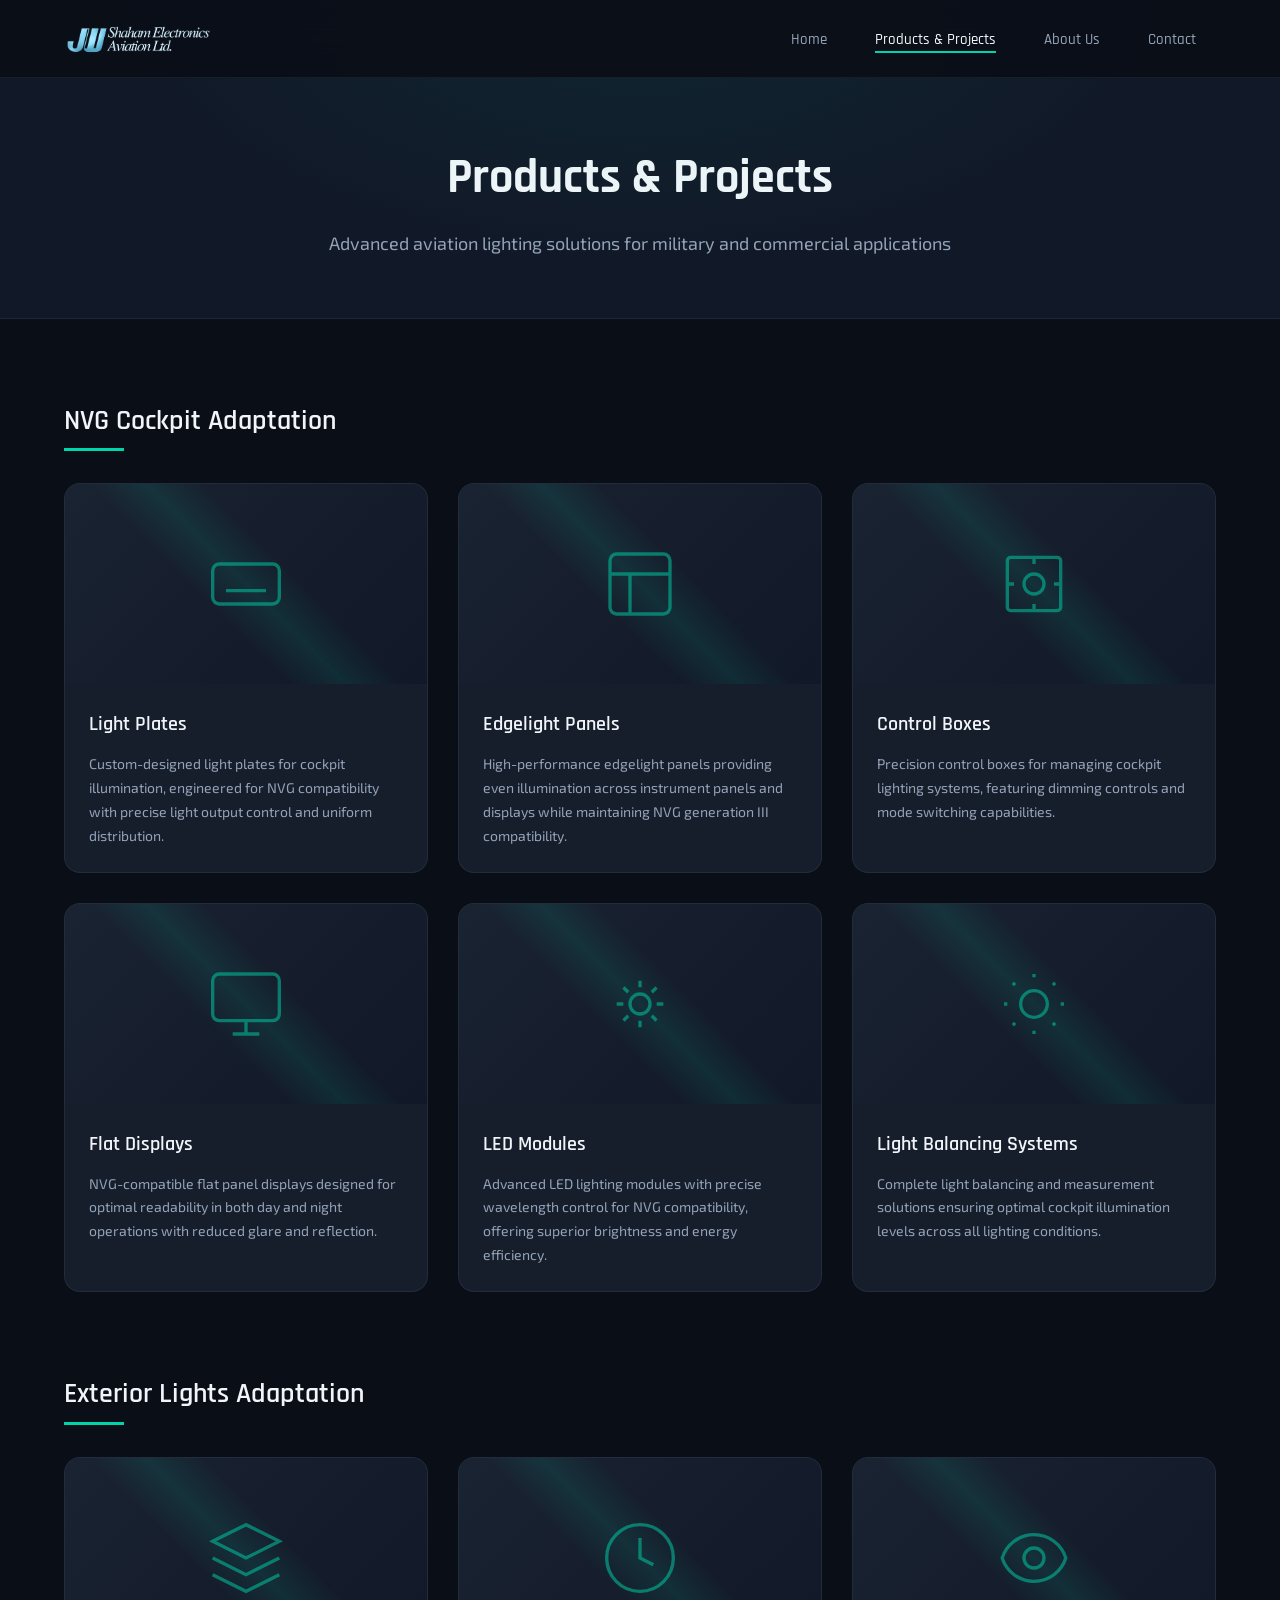
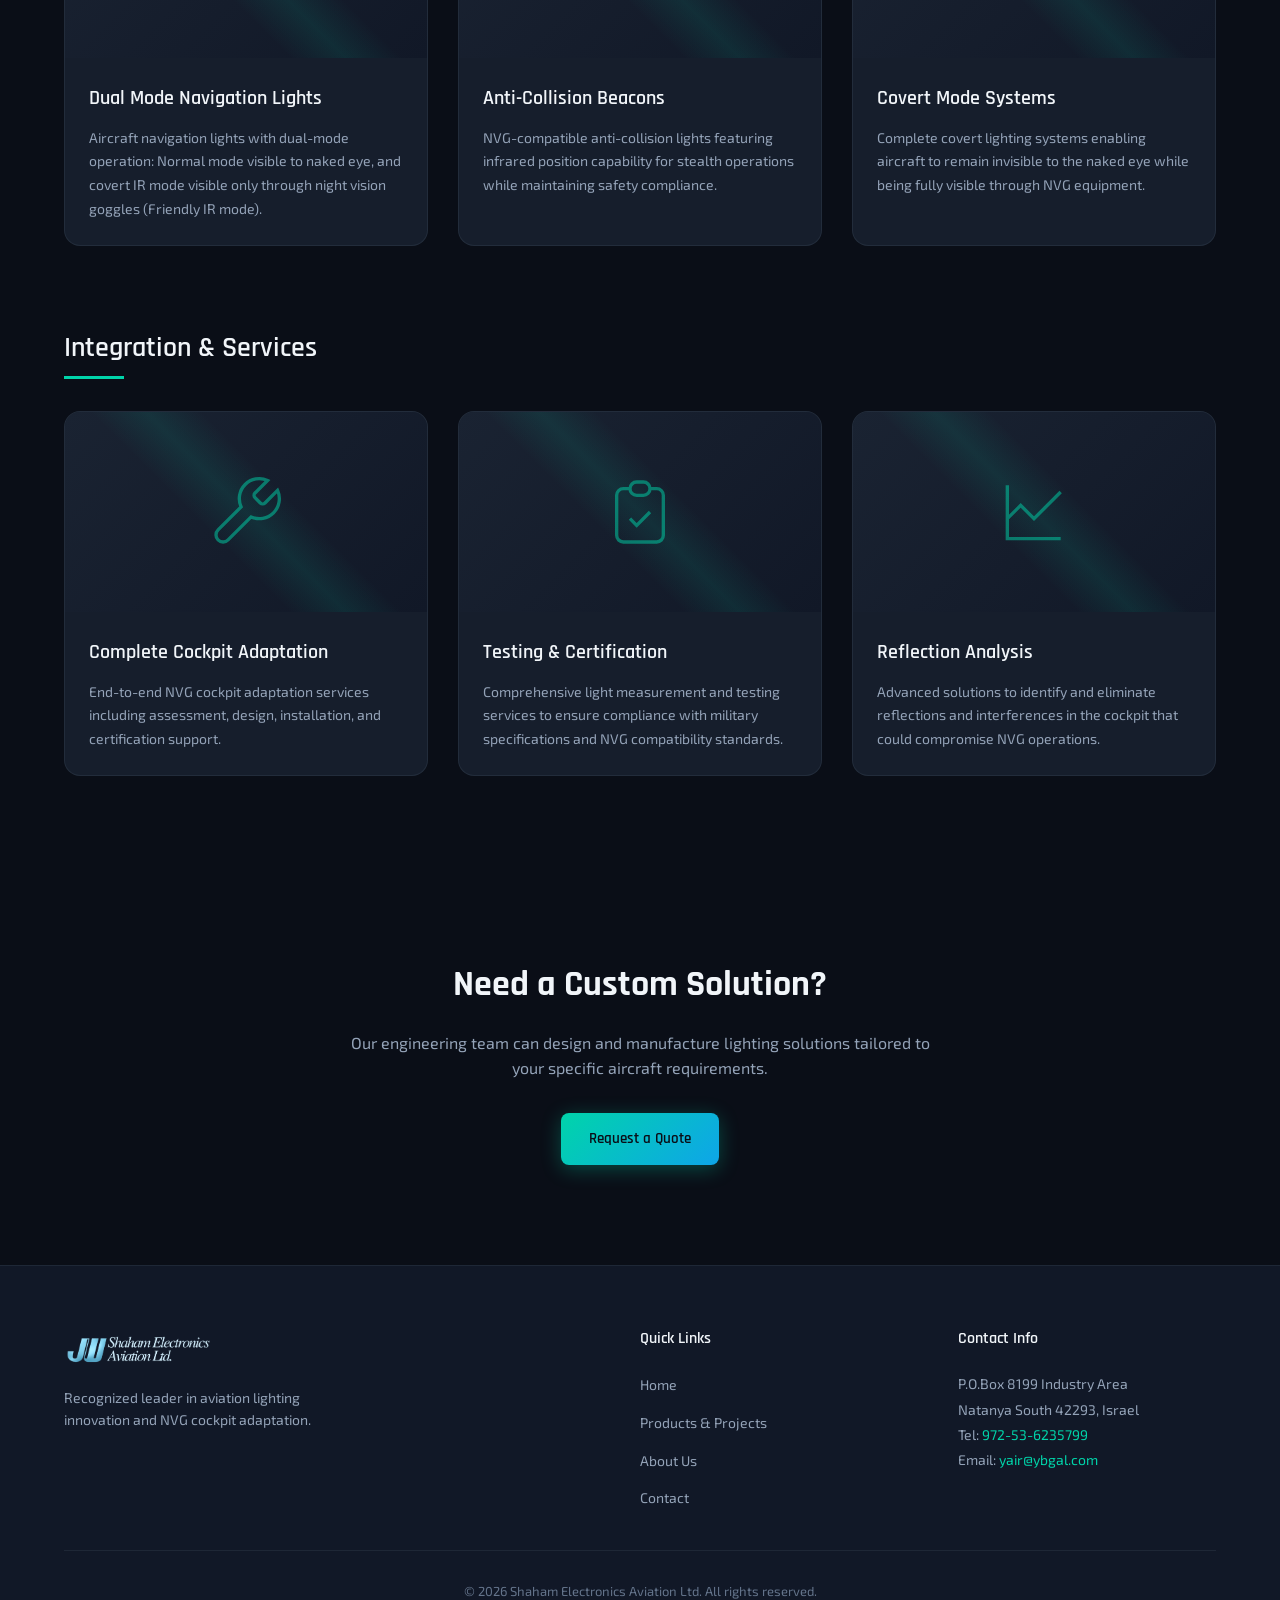
<file: products.html>
<!DOCTYPE html>
<html lang="en">
<head>
    <meta charset="UTF-8">
    <meta name="viewport" content="width=device-width, initial-scale=1.0">
    <title>Products & Projects | Shaham Electronics Aviation Ltd.</title>
    <link rel="stylesheet" href="styles.css">
    <link rel="preconnect" href="https://fonts.googleapis.com">
    <link rel="preconnect" href="https://fonts.gstatic.com" crossorigin>
    <link href="https://fonts.googleapis.com/css2?family=Rajdhani:wght@400;500;600;700&family=Exo+2:wght@300;400;500;600;700&display=swap" rel="stylesheet">
</head>
<body>
    <header class="header">
        <nav class="nav">
            <a href="index.html" class="logo">
                <img src="images/logo.png" alt="Shaham Electronics Aviation Ltd." class="logo-img">
            </a>
            <button class="mobile-menu-btn" aria-label="Toggle menu">
                <span></span>
                <span></span>
                <span></span>
            </button>
            <ul class="nav-links">
                <li><a href="index.html">Home</a></li>
                <li><a href="products.html" class="active">Products & Projects</a></li>
                <li><a href="about.html">About Us</a></li>
                <li><a href="contact.html">Contact</a></li>
            </ul>
        </nav>
    </header>

    <main>
        <section class="page-header">
            <div class="container">
                <h1>Products & Projects</h1>
                <p>Advanced aviation lighting solutions for military and commercial applications</p>
            </div>
        </section>

        <section class="products-section">
            <div class="container">
                <!-- NVG Cockpit Adaptation -->
                <div class="products-category">
                    <div class="category-header">
                        <h2>NVG Cockpit Adaptation</h2>
                    </div>
                    <div class="products-grid">
                        <div class="product-card">
                            <div class="product-image">
                                <svg viewBox="0 0 24 24" fill="none" stroke="currentColor" stroke-width="1">
                                    <rect x="2" y="6" width="20" height="12" rx="2"/>
                                    <path d="M6 10h.01M10 10h.01M14 10h.01M18 10h.01"/>
                                    <path d="M6 14h12"/>
                                </svg>
                            </div>
                            <div class="product-content">
                                <h3>Light Plates</h3>
                                <p>Custom-designed light plates for cockpit illumination, engineered for NVG compatibility with precise light output control and uniform distribution.</p>
                            </div>
                        </div>

                        <div class="product-card">
                            <div class="product-image">
                                <svg viewBox="0 0 24 24" fill="none" stroke="currentColor" stroke-width="1">
                                    <rect x="3" y="3" width="18" height="18" rx="2"/>
                                    <path d="M3 9h18M9 21V9"/>
                                </svg>
                            </div>
                            <div class="product-content">
                                <h3>Edgelight Panels</h3>
                                <p>High-performance edgelight panels providing even illumination across instrument panels and displays while maintaining NVG generation III compatibility.</p>
                            </div>
                        </div>

                        <div class="product-card">
                            <div class="product-image">
                                <svg viewBox="0 0 24 24" fill="none" stroke="currentColor" stroke-width="1">
                                    <rect x="4" y="4" width="16" height="16" rx="1"/>
                                    <circle cx="12" cy="12" r="3"/>
                                    <path d="M4 12h2M18 12h2M12 4v2M12 18v2"/>
                                </svg>
                            </div>
                            <div class="product-content">
                                <h3>Control Boxes</h3>
                                <p>Precision control boxes for managing cockpit lighting systems, featuring dimming controls and mode switching capabilities.</p>
                            </div>
                        </div>

                        <div class="product-card">
                            <div class="product-image">
                                <svg viewBox="0 0 24 24" fill="none" stroke="currentColor" stroke-width="1">
                                    <rect x="2" y="3" width="20" height="14" rx="2"/>
                                    <path d="M8 21h8M12 17v4"/>
                                </svg>
                            </div>
                            <div class="product-content">
                                <h3>Flat Displays</h3>
                                <p>NVG-compatible flat panel displays designed for optimal readability in both day and night operations with reduced glare and reflection.</p>
                            </div>
                        </div>

                        <div class="product-card">
                            <div class="product-image">
                                <svg viewBox="0 0 24 24" fill="none" stroke="currentColor" stroke-width="1">
                                    <circle cx="12" cy="12" r="3"/>
                                    <path d="M12 5v2M12 17v2M5 12h2M17 12h2"/>
                                    <path d="M7.05 7.05l1.41 1.41M15.54 15.54l1.41 1.41M7.05 16.95l1.41-1.41M15.54 8.46l1.41-1.41"/>
                                </svg>
                            </div>
                            <div class="product-content">
                                <h3>LED Modules</h3>
                                <p>Advanced LED lighting modules with precise wavelength control for NVG compatibility, offering superior brightness and energy efficiency.</p>
                            </div>
                        </div>

                        <div class="product-card">
                            <div class="product-image">
                                <svg viewBox="0 0 24 24" fill="none" stroke="currentColor" stroke-width="1">
                                    <path d="M12 3v1m0 16v1m9-9h-1M4 12H3m15.364 6.364l-.707-.707M6.343 6.343l-.707-.707m12.728 0l-.707.707M6.343 17.657l-.707.707"/>
                                    <circle cx="12" cy="12" r="4"/>
                                </svg>
                            </div>
                            <div class="product-content">
                                <h3>Light Balancing Systems</h3>
                                <p>Complete light balancing and measurement solutions ensuring optimal cockpit illumination levels across all lighting conditions.</p>
                            </div>
                        </div>
                    </div>
                </div>

                <!-- Exterior Lights -->
                <div class="products-category">
                    <div class="category-header">
                        <h2>Exterior Lights Adaptation</h2>
                    </div>
                    <div class="products-grid">
                        <div class="product-card">
                            <div class="product-image">
                                <svg viewBox="0 0 24 24" fill="none" stroke="currentColor" stroke-width="1">
                                    <path d="M12 2L2 7l10 5 10-5-10-5z"/>
                                    <path d="M2 17l10 5 10-5M2 12l10 5 10-5"/>
                                </svg>
                            </div>
                            <div class="product-content">
                                <h3>Dual Mode Navigation Lights</h3>
                                <p>Aircraft navigation lights with dual-mode operation: Normal mode visible to naked eye, and covert IR mode visible only through night vision goggles (Friendly IR mode).</p>
                            </div>
                        </div>

                        <div class="product-card">
                            <div class="product-image">
                                <svg viewBox="0 0 24 24" fill="none" stroke="currentColor" stroke-width="1">
                                    <circle cx="12" cy="12" r="10"/>
                                    <path d="M12 6v6l4 2"/>
                                </svg>
                            </div>
                            <div class="product-content">
                                <h3>Anti-Collision Beacons</h3>
                                <p>NVG-compatible anti-collision lights featuring infrared position capability for stealth operations while maintaining safety compliance.</p>
                            </div>
                        </div>

                        <div class="product-card">
                            <div class="product-image">
                                <svg viewBox="0 0 24 24" fill="none" stroke="currentColor" stroke-width="1">
                                    <path d="M15 12a3 3 0 11-6 0 3 3 0 016 0z"/>
                                    <path d="M2.458 12C3.732 7.943 7.523 5 12 5c4.478 0 8.268 2.943 9.542 7-1.274 4.057-5.064 7-9.542 7-4.477 0-8.268-2.943-9.542-7z"/>
                                </svg>
                            </div>
                            <div class="product-content">
                                <h3>Covert Mode Systems</h3>
                                <p>Complete covert lighting systems enabling aircraft to remain invisible to the naked eye while being fully visible through NVG equipment.</p>
                            </div>
                        </div>
                    </div>
                </div>

                <!-- Integration Services -->
                <div class="products-category">
                    <div class="category-header">
                        <h2>Integration & Services</h2>
                    </div>
                    <div class="products-grid">
                        <div class="product-card">
                            <div class="product-image">
                                <svg viewBox="0 0 24 24" fill="none" stroke="currentColor" stroke-width="1">
                                    <path d="M14.7 6.3a1 1 0 000 1.4l1.6 1.6a1 1 0 001.4 0l3.77-3.77a6 6 0 01-7.94 7.94l-6.91 6.91a2.12 2.12 0 01-3-3l6.91-6.91a6 6 0 017.94-7.94l-3.76 3.76z"/>
                                </svg>
                            </div>
                            <div class="product-content">
                                <h3>Complete Cockpit Adaptation</h3>
                                <p>End-to-end NVG cockpit adaptation services including assessment, design, installation, and certification support.</p>
                            </div>
                        </div>

                        <div class="product-card">
                            <div class="product-image">
                                <svg viewBox="0 0 24 24" fill="none" stroke="currentColor" stroke-width="1">
                                    <path d="M9 5H7a2 2 0 00-2 2v12a2 2 0 002 2h10a2 2 0 002-2V7a2 2 0 00-2-2h-2M9 5a2 2 0 002 2h2a2 2 0 002-2M9 5a2 2 0 012-2h2a2 2 0 012 2m-6 9l2 2 4-4"/>
                                </svg>
                            </div>
                            <div class="product-content">
                                <h3>Testing & Certification</h3>
                                <p>Comprehensive light measurement and testing services to ensure compliance with military specifications and NVG compatibility standards.</p>
                            </div>
                        </div>

                        <div class="product-card">
                            <div class="product-image">
                                <svg viewBox="0 0 24 24" fill="none" stroke="currentColor" stroke-width="1">
                                    <path d="M4 4v16h16"/>
                                    <path d="M4 14l4-4 4 4 8-8"/>
                                </svg>
                            </div>
                            <div class="product-content">
                                <h3>Reflection Analysis</h3>
                                <p>Advanced solutions to identify and eliminate reflections and interferences in the cockpit that could compromise NVG operations.</p>
                            </div>
                        </div>
                    </div>
                </div>
            </div>
        </section>

        <section class="cta-section">
            <div class="container">
                <div class="cta-content">
                    <h2>Need a Custom Solution?</h2>
                    <p>Our engineering team can design and manufacture lighting solutions tailored to your specific aircraft requirements.</p>
                    <a href="contact.html" class="btn btn-primary">Request a Quote</a>
                </div>
            </div>
        </section>
    </main>

    <footer class="footer">
        <div class="container">
            <div class="footer-grid">
                <div class="footer-brand">
                    <a href="index.html" class="logo">
                        <img src="images/logo.png" alt="Shaham Electronics Aviation Ltd." class="logo-img">
                    </a>
                    <p>Recognized leader in aviation lighting innovation and NVG cockpit adaptation.</p>
                </div>
                <div class="footer-links">
                    <h4>Quick Links</h4>
                    <ul>
                        <li><a href="index.html">Home</a></li>
                        <li><a href="products.html">Products & Projects</a></li>
                        <li><a href="about.html">About Us</a></li>
                        <li><a href="contact.html">Contact</a></li>
                    </ul>
                </div>
                <div class="footer-contact">
                    <h4>Contact Info</h4>
                    <address>
                        <p>P.O.Box 8199 Industry Area</p>
                        <p>Natanya South 42293, Israel</p>
                        <p>Tel: <a href="tel:+972536235799">972-53-6235799</a></p>
                        <p>Email: <a href="mailto:yair@ybgal.com">yair@ybgal.com</a></p>
                    </address>
                </div>
            </div>
            <div class="footer-bottom">
                <p>&copy; 2026 Shaham Electronics Aviation Ltd. All rights reserved.</p>
            </div>
        </div>
    </footer>

    <script src="script.js"></script>
</body>
</html>
</file>
<file: styles.css>
/* ===== CSS Variables ===== */
:root {
    --color-bg-primary: #0a0e17;
    --color-bg-secondary: #111827;
    --color-bg-tertiary: #1a2332;
    --color-bg-card: rgba(26, 35, 50, 0.8);
    
    --color-accent-primary: #00d4aa;
    --color-accent-secondary: #0ea5e9;
    --color-accent-warning: #f59e0b;
    --color-accent-glow: rgba(0, 212, 170, 0.3);
    
    --color-text-primary: #f1f5f9;
    --color-text-secondary: #94a3b8;
    --color-text-muted: #64748b;
    
    --color-border: rgba(148, 163, 184, 0.1);
    --color-border-accent: rgba(0, 212, 170, 0.3);
    
    --font-display: 'Rajdhani', sans-serif;
    --font-body: 'Exo 2', sans-serif;
    
    --transition-fast: 0.15s ease;
    --transition-normal: 0.3s ease;
    --transition-slow: 0.5s ease;
    
    --shadow-glow: 0 0 30px rgba(0, 212, 170, 0.15);
    --shadow-card: 0 4px 24px rgba(0, 0, 0, 0.3);
}

/* ===== Reset & Base ===== */
*, *::before, *::after {
    box-sizing: border-box;
    margin: 0;
    padding: 0;
}

html {
    scroll-behavior: smooth;
}

body {
    font-family: var(--font-body);
    background-color: var(--color-bg-primary);
    color: var(--color-text-primary);
    line-height: 1.6;
    min-height: 100vh;
    overflow-x: hidden;
}

a {
    text-decoration: none;
    color: inherit;
    transition: color var(--transition-fast);
}

ul {
    list-style: none;
}

img {
    max-width: 100%;
    display: block;
}

.container {
    max-width: 1200px;
    margin: 0 auto;
    padding: 0 24px;
}

/* ===== Header & Navigation ===== */
.header {
    position: fixed;
    top: 0;
    left: 0;
    right: 0;
    z-index: 1000;
    background: rgba(10, 14, 23, 0.9);
    backdrop-filter: blur(20px);
    border-bottom: 1px solid var(--color-border);
}

.nav {
    display: flex;
    justify-content: space-between;
    align-items: center;
    max-width: 1200px;
    margin: 0 auto;
    padding: 16px 24px;
}

.logo {
    display: flex;
    align-items: center;
    gap: 12px;
}

.logo-img {
    height: 45px;
    width: auto;
    filter: brightness(1.1);
    transition: filter var(--transition-fast);
}

.logo:hover .logo-img {
    filter: brightness(1.2);
}

/* Fallback text logo styles (kept for footer if needed) */
.logo-icon {
    width: 48px;
    height: 48px;
    background: linear-gradient(135deg, var(--color-accent-primary), var(--color-accent-secondary));
    border-radius: 8px;
    display: flex;
    align-items: center;
    justify-content: center;
    position: relative;
    overflow: hidden;
}

.logo-icon::before {
    content: '';
    position: absolute;
    inset: 2px;
    background: var(--color-bg-primary);
    border-radius: 6px;
}

.logo-text {
    position: relative;
    font-family: var(--font-display);
    font-weight: 700;
    font-size: 18px;
    color: var(--color-accent-primary);
    letter-spacing: 1px;
}

.logo-full {
    display: flex;
    flex-direction: column;
}

.company-name {
    font-family: var(--font-display);
    font-weight: 600;
    font-size: 18px;
    color: var(--color-text-primary);
    line-height: 1.1;
}

.company-subtitle {
    font-family: var(--font-display);
    font-weight: 500;
    font-size: 12px;
    color: var(--color-accent-primary);
    text-transform: uppercase;
    letter-spacing: 2px;
}

.nav-links {
    display: flex;
    gap: 8px;
}

.nav-links a {
    padding: 10px 20px;
    font-family: var(--font-display);
    font-weight: 500;
    font-size: 15px;
    color: var(--color-text-secondary);
    border-radius: 6px;
    transition: all var(--transition-fast);
    position: relative;
}

.nav-links a::after {
    content: '';
    position: absolute;
    bottom: 6px;
    left: 20px;
    right: 20px;
    height: 2px;
    background: var(--color-accent-primary);
    transform: scaleX(0);
    transition: transform var(--transition-fast);
}

.nav-links a:hover,
.nav-links a.active {
    color: var(--color-text-primary);
}

.nav-links a:hover::after,
.nav-links a.active::after {
    transform: scaleX(1);
}

.mobile-menu-btn {
    display: none;
    flex-direction: column;
    gap: 5px;
    background: none;
    border: none;
    cursor: pointer;
    padding: 8px;
}

.mobile-menu-btn span {
    width: 24px;
    height: 2px;
    background: var(--color-text-primary);
    transition: all var(--transition-fast);
}

/* ===== Hero Section ===== */
.hero {
    min-height: 100vh;
    display: grid;
    grid-template-columns: 1fr 1fr;
    align-items: center;
    gap: 60px;
    padding: 120px 24px 80px;
    max-width: 1400px;
    margin: 0 auto;
    position: relative;
}

.hero-overlay {
    position: fixed;
    inset: 0;
    background: radial-gradient(ellipse at 30% 20%, rgba(0, 212, 170, 0.08) 0%, transparent 50%),
                radial-gradient(ellipse at 70% 80%, rgba(14, 165, 233, 0.06) 0%, transparent 50%);
    pointer-events: none;
    z-index: -1;
}

.hero-grid {
    position: fixed;
    inset: 0;
    background-image: 
        linear-gradient(rgba(148, 163, 184, 0.03) 1px, transparent 1px),
        linear-gradient(90deg, rgba(148, 163, 184, 0.03) 1px, transparent 1px);
    background-size: 60px 60px;
    pointer-events: none;
    z-index: -1;
}

.hero-content {
    z-index: 1;
}

.hero-badge {
    display: inline-flex;
    align-items: center;
    gap: 10px;
    padding: 8px 18px;
    background: rgba(245, 158, 11, 0.1);
    border: 1px solid rgba(245, 158, 11, 0.3);
    border-radius: 50px;
    font-family: var(--font-display);
    font-weight: 500;
    font-size: 13px;
    color: var(--color-accent-warning);
    margin-bottom: 24px;
    animation: fadeInUp 0.6s ease backwards;
}

.badge-icon {
    font-size: 14px;
}

.hero-title {
    margin-bottom: 24px;
}

.title-line {
    display: block;
    font-family: var(--font-display);
    font-weight: 700;
    font-size: clamp(36px, 5vw, 56px);
    line-height: 1.1;
    animation: fadeInUp 0.6s ease backwards;
}

.title-line:nth-child(1) {
    animation-delay: 0.1s;
}

.title-line.accent {
    color: var(--color-accent-primary);
    animation-delay: 0.2s;
}

.hero-description {
    font-size: 17px;
    color: var(--color-text-secondary);
    max-width: 520px;
    margin-bottom: 32px;
    animation: fadeInUp 0.6s ease 0.3s backwards;
}

.hero-cta {
    display: flex;
    gap: 16px;
    animation: fadeInUp 0.6s ease 0.4s backwards;
}

/* ===== Buttons ===== */
.btn {
    display: inline-flex;
    align-items: center;
    justify-content: center;
    padding: 14px 28px;
    font-family: var(--font-display);
    font-weight: 600;
    font-size: 15px;
    border-radius: 8px;
    transition: all var(--transition-fast);
    cursor: pointer;
    border: none;
}

.btn-primary {
    background: linear-gradient(135deg, var(--color-accent-primary), var(--color-accent-secondary));
    color: var(--color-bg-primary);
    box-shadow: 0 4px 20px rgba(0, 212, 170, 0.3);
}

.btn-primary:hover {
    transform: translateY(-2px);
    box-shadow: 0 6px 30px rgba(0, 212, 170, 0.4);
}

.btn-secondary {
    background: transparent;
    color: var(--color-text-primary);
    border: 1px solid var(--color-border-accent);
}

.btn-secondary:hover {
    background: rgba(0, 212, 170, 0.1);
    border-color: var(--color-accent-primary);
}

/* ===== Hero Visual ===== */
.hero-visual {
    display: flex;
    justify-content: center;
    align-items: center;
    animation: fadeIn 1s ease 0.5s backwards;
}

.cockpit-frame {
    width: 100%;
    max-width: 500px;
    background: var(--color-bg-secondary);
    border-radius: 16px;
    border: 2px solid var(--color-border);
    position: relative;
    overflow: hidden;
    box-shadow: var(--shadow-card), var(--shadow-glow);
}

.cockpit-image {
    width: 100%;
    height: auto;
    display: block;
    border-radius: 14px;
}

.cockpit-frame::before {
    content: '';
    position: absolute;
    top: 0;
    left: 0;
    right: 0;
    height: 40px;
    background: var(--color-bg-tertiary);
    border-bottom: 1px solid var(--color-border);
}

.cockpit-frame::after {
    content: '● ● ●';
    position: absolute;
    top: 12px;
    left: 16px;
    font-size: 10px;
    letter-spacing: 4px;
    color: var(--color-accent-primary);
    opacity: 0.6;
}

.cockpit-screen {
    width: 100%;
    height: 100%;
    background: linear-gradient(180deg, #0d1117 0%, #161b22 100%);
    border-radius: 8px;
    margin-top: 20px;
    position: relative;
    overflow: hidden;
}

.screen-content {
    position: absolute;
    inset: 0;
    display: grid;
    grid-template-columns: 1fr 1fr;
    grid-template-rows: 1fr 1fr;
    padding: 20px;
}

.hud-element {
    font-family: var(--font-display);
    font-size: 12px;
    color: var(--color-accent-primary);
    opacity: 0.8;
    animation: hudFlicker 3s ease infinite;
}

.hud-element.top-left {
    align-self: start;
    justify-self: start;
}

.hud-element.top-right {
    align-self: start;
    justify-self: end;
}

.hud-element.bottom-left {
    align-self: end;
    justify-self: start;
}

.hud-element.bottom-right {
    align-self: end;
    justify-self: end;
}

.hud-element.center {
    position: absolute;
    top: 50%;
    left: 50%;
    transform: translate(-50%, -50%);
}

.crosshair {
    width: 60px;
    height: 60px;
    border: 1px solid var(--color-accent-primary);
    border-radius: 50%;
    position: relative;
}

.crosshair::before,
.crosshair::after {
    content: '';
    position: absolute;
    background: var(--color-accent-primary);
}

.crosshair::before {
    width: 20px;
    height: 1px;
    top: 50%;
    left: 50%;
    transform: translate(-50%, -50%);
}

.crosshair::after {
    width: 1px;
    height: 20px;
    top: 50%;
    left: 50%;
    transform: translate(-50%, -50%);
}

/* ===== Features Section ===== */
.features {
    padding: 100px 0;
    position: relative;
}

.section-header {
    text-align: center;
    margin-bottom: 60px;
}

.section-tag {
    display: inline-block;
    font-family: var(--font-display);
    font-size: 13px;
    font-weight: 600;
    color: var(--color-accent-primary);
    text-transform: uppercase;
    letter-spacing: 3px;
    margin-bottom: 12px;
}

.section-title {
    font-family: var(--font-display);
    font-size: clamp(28px, 4vw, 42px);
    font-weight: 700;
    color: var(--color-text-primary);
}

.features-grid {
    display: grid;
    grid-template-columns: repeat(auto-fit, minmax(260px, 1fr));
    gap: 24px;
}

.feature-card {
    background: var(--color-bg-card);
    border: 1px solid var(--color-border);
    border-radius: 16px;
    padding: 32px;
    transition: all var(--transition-normal);
    position: relative;
    overflow: hidden;
}

.feature-card::before {
    content: '';
    position: absolute;
    top: 0;
    left: 0;
    right: 0;
    height: 3px;
    background: linear-gradient(90deg, var(--color-accent-primary), var(--color-accent-secondary));
    transform: scaleX(0);
    transition: transform var(--transition-normal);
}

.feature-card:hover {
    transform: translateY(-4px);
    border-color: var(--color-border-accent);
    box-shadow: var(--shadow-glow);
}

.feature-card:hover::before {
    transform: scaleX(1);
}

.feature-icon {
    width: 56px;
    height: 56px;
    background: rgba(0, 212, 170, 0.1);
    border-radius: 12px;
    display: flex;
    align-items: center;
    justify-content: center;
    margin-bottom: 20px;
}

.feature-icon svg {
    width: 28px;
    height: 28px;
    color: var(--color-accent-primary);
}

.feature-card h3 {
    font-family: var(--font-display);
    font-size: 20px;
    font-weight: 600;
    margin-bottom: 12px;
}

.feature-card p {
    font-size: 14px;
    color: var(--color-text-secondary);
    line-height: 1.7;
}

/* ===== Stats Section ===== */
.stats {
    padding: 60px 0;
    background: var(--color-bg-secondary);
    border-top: 1px solid var(--color-border);
    border-bottom: 1px solid var(--color-border);
}

.stats-grid {
    display: grid;
    grid-template-columns: repeat(4, 1fr);
    gap: 40px;
    text-align: center;
}

.stat-item {
    display: flex;
    flex-direction: column;
    gap: 8px;
}

.stat-number {
    font-family: var(--font-display);
    font-size: 42px;
    font-weight: 700;
    color: var(--color-accent-primary);
    line-height: 1;
}

.stat-label {
    font-size: 14px;
    color: var(--color-text-secondary);
    text-transform: uppercase;
    letter-spacing: 1px;
}

/* ===== CTA Section ===== */
.cta-section {
    padding: 100px 0;
    text-align: center;
}

.cta-content {
    max-width: 600px;
    margin: 0 auto;
}

.cta-content h2 {
    font-family: var(--font-display);
    font-size: clamp(24px, 3vw, 36px);
    font-weight: 700;
    margin-bottom: 16px;
}

.cta-content p {
    color: var(--color-text-secondary);
    margin-bottom: 32px;
}

/* ===== Footer ===== */
.footer {
    background: var(--color-bg-secondary);
    border-top: 1px solid var(--color-border);
    padding: 60px 0 30px;
}

.footer-grid {
    display: grid;
    grid-template-columns: 2fr 1fr 1fr;
    gap: 60px;
    margin-bottom: 40px;
}

.footer-brand p {
    color: var(--color-text-secondary);
    font-size: 14px;
    margin-top: 16px;
    max-width: 300px;
}

.footer-links h4,
.footer-contact h4 {
    font-family: var(--font-display);
    font-size: 16px;
    font-weight: 600;
    margin-bottom: 20px;
    color: var(--color-text-primary);
}

.footer-links ul {
    display: flex;
    flex-direction: column;
    gap: 12px;
}

.footer-links a {
    color: var(--color-text-secondary);
    font-size: 14px;
    transition: color var(--transition-fast);
}

.footer-links a:hover {
    color: var(--color-accent-primary);
}

.footer-contact address {
    font-style: normal;
    font-size: 14px;
    color: var(--color-text-secondary);
    line-height: 1.8;
}

.footer-contact address a {
    color: var(--color-accent-primary);
    transition: color var(--transition-fast);
}

.footer-contact address a:hover {
    color: var(--color-text-primary);
}

.footer-bottom {
    border-top: 1px solid var(--color-border);
    padding-top: 30px;
    text-align: center;
    font-size: 13px;
    color: var(--color-text-muted);
}

/* ===== Animations ===== */
@keyframes fadeInUp {
    from {
        opacity: 0;
        transform: translateY(20px);
    }
    to {
        opacity: 1;
        transform: translateY(0);
    }
}

@keyframes fadeIn {
    from {
        opacity: 0;
    }
    to {
        opacity: 1;
    }
}

@keyframes hudFlicker {
    0%, 100% {
        opacity: 0.8;
    }
    50% {
        opacity: 0.6;
    }
}

/* ===== Page Header (for inner pages) ===== */
.page-header {
    padding: 140px 0 60px;
    text-align: center;
    background: var(--color-bg-secondary);
    border-bottom: 1px solid var(--color-border);
    position: relative;
}

.page-header::before {
    content: '';
    position: absolute;
    inset: 0;
    background: radial-gradient(ellipse at center top, rgba(0, 212, 170, 0.08) 0%, transparent 60%);
    pointer-events: none;
}

.page-header h1 {
    font-family: var(--font-display);
    font-size: clamp(32px, 5vw, 48px);
    font-weight: 700;
    margin-bottom: 12px;
}

.page-header p {
    color: var(--color-text-secondary);
    font-size: 18px;
}

/* ===== Products Page ===== */
.products-section {
    padding: 80px 0;
}

.products-category {
    margin-bottom: 80px;
}

.products-category:last-child {
    margin-bottom: 0;
}

.category-header {
    margin-bottom: 40px;
}

.category-header h2 {
    font-family: var(--font-display);
    font-size: 28px;
    font-weight: 600;
    color: var(--color-text-primary);
    position: relative;
    display: inline-block;
}

.category-header h2::after {
    content: '';
    position: absolute;
    bottom: -8px;
    left: 0;
    width: 60px;
    height: 3px;
    background: var(--color-accent-primary);
}

.products-grid {
    display: grid;
    grid-template-columns: repeat(auto-fit, minmax(300px, 1fr));
    gap: 30px;
}

.product-card {
    background: var(--color-bg-card);
    border: 1px solid var(--color-border);
    border-radius: 16px;
    overflow: hidden;
    transition: all var(--transition-normal);
}

.product-card:hover {
    transform: translateY(-4px);
    border-color: var(--color-border-accent);
    box-shadow: var(--shadow-glow);
}

.product-image {
    height: 200px;
    background: linear-gradient(135deg, var(--color-bg-tertiary), var(--color-bg-secondary));
    display: flex;
    align-items: center;
    justify-content: center;
    position: relative;
    overflow: hidden;
}

.product-image::before {
    content: '';
    position: absolute;
    inset: 0;
    background: linear-gradient(45deg, transparent 40%, rgba(0, 212, 170, 0.1) 50%, transparent 60%);
    animation: shimmer 3s infinite;
}

@keyframes shimmer {
    0% {
        transform: translateX(-100%);
    }
    100% {
        transform: translateX(100%);
    }
}

.product-image svg {
    width: 80px;
    height: 80px;
    color: var(--color-accent-primary);
    opacity: 0.5;
}

.product-image img {
    width: 100%;
    height: 100%;
    object-fit: cover;
    object-position: center;
    transition: transform 0.3s ease;
}

.product-card:hover .product-image img {
    transform: scale(1.05);
}

/* Large product card */
.product-card-large {
    grid-column: span 2;
}

@media (max-width: 768px) {
    .product-card-large {
        grid-column: span 1;
    }
}

.product-includes {
    margin-top: 16px;
    padding-top: 16px;
    border-top: 1px solid var(--color-border);
}

.product-includes h4 {
    font-family: var(--font-display);
    font-size: 14px;
    color: var(--color-accent-primary);
    margin-bottom: 12px;
    text-transform: uppercase;
    letter-spacing: 0.5px;
}

.product-includes ul {
    list-style: none;
    padding: 0;
    margin: 0;
}

.product-includes li {
    font-size: 14px;
    color: var(--color-text-secondary);
    padding: 8px 0;
    padding-left: 20px;
    position: relative;
    line-height: 1.5;
}

.product-includes li::before {
    content: '›';
    position: absolute;
    left: 0;
    color: var(--color-accent-primary);
    font-weight: bold;
}

.product-includes li strong {
    color: var(--color-text-primary);
}

/* Image zoom hint */
.product-image {
    cursor: pointer;
}

.image-zoom-hint {
    position: absolute;
    bottom: 12px;
    right: 12px;
    width: 32px;
    height: 32px;
    background: rgba(0, 0, 0, 0.6);
    border-radius: 50%;
    display: flex;
    align-items: center;
    justify-content: center;
    opacity: 0;
    transition: opacity 0.3s ease;
}

.image-zoom-hint svg {
    width: 18px;
    height: 18px;
    color: white;
}

.product-image:hover .image-zoom-hint {
    opacity: 1;
}

/* Lightbox */
.lightbox {
    display: none;
    position: fixed;
    top: 0;
    left: 0;
    width: 100%;
    height: 100%;
    background: rgba(0, 0, 0, 0.95);
    z-index: 10000;
    align-items: center;
    justify-content: center;
    padding: 20px;
}

.lightbox.active {
    display: flex;
}

.lightbox-content {
    position: relative;
    max-width: 90vw;
    max-height: 90vh;
    animation: lightboxFadeIn 0.3s ease;
}

@keyframes lightboxFadeIn {
    from {
        opacity: 0;
        transform: scale(0.9);
    }
    to {
        opacity: 1;
        transform: scale(1);
    }
}

.lightbox-content img {
    max-width: 100%;
    max-height: 80vh;
    object-fit: contain;
    border-radius: 8px;
    box-shadow: 0 20px 60px rgba(0, 0, 0, 0.5);
}

.lightbox-close {
    position: absolute;
    top: -40px;
    right: 0;
    background: none;
    border: none;
    color: white;
    font-size: 36px;
    cursor: pointer;
    padding: 0;
    width: 40px;
    height: 40px;
    display: flex;
    align-items: center;
    justify-content: center;
    transition: color 0.3s ease;
}

.lightbox-close:hover {
    color: var(--color-accent-primary);
}

#lightbox-caption {
    text-align: center;
    color: white;
    font-family: var(--font-display);
    font-size: 18px;
    margin-top: 16px;
    padding: 0;
}

.product-content {
    padding: 24px;
}

.product-content h3 {
    font-family: var(--font-display);
    font-size: 20px;
    font-weight: 600;
    margin-bottom: 12px;
}

.product-content p {
    font-size: 14px;
    color: var(--color-text-secondary);
    line-height: 1.7;
}

/* ===== About Page ===== */
.about-section {
    padding: 80px 0;
}

.about-content {
    display: grid;
    grid-template-columns: 1fr 1fr;
    gap: 60px;
    align-items: center;
    margin-bottom: 80px;
}

.about-content.reverse {
    direction: rtl;
}

.about-content.reverse > * {
    direction: ltr;
}

.about-text h2 {
    font-family: var(--font-display);
    font-size: 32px;
    font-weight: 600;
    margin-bottom: 20px;
}

.about-text p {
    color: var(--color-text-secondary);
    margin-bottom: 16px;
    line-height: 1.8;
}

.about-visual {
    background: var(--color-bg-card);
    border: 1px solid var(--color-border);
    border-radius: 16px;
    padding: 40px;
    display: flex;
    align-items: center;
    justify-content: center;
    min-height: 300px;
}

.about-visual svg {
    width: 150px;
    height: 150px;
    color: var(--color-accent-primary);
    opacity: 0.6;
}

.values-grid {
    display: grid;
    grid-template-columns: repeat(3, 1fr);
    gap: 30px;
    margin-top: 60px;
}

.value-card {
    text-align: center;
    padding: 40px 30px;
    background: var(--color-bg-card);
    border: 1px solid var(--color-border);
    border-radius: 16px;
    transition: all var(--transition-normal);
}

.value-card:hover {
    border-color: var(--color-border-accent);
    transform: translateY(-4px);
}

.value-icon {
    width: 64px;
    height: 64px;
    background: rgba(0, 212, 170, 0.1);
    border-radius: 50%;
    display: flex;
    align-items: center;
    justify-content: center;
    margin: 0 auto 20px;
}

.value-icon svg {
    width: 32px;
    height: 32px;
    color: var(--color-accent-primary);
}

.value-card h3 {
    font-family: var(--font-display);
    font-size: 20px;
    font-weight: 600;
    margin-bottom: 12px;
}

.value-card p {
    font-size: 14px;
    color: var(--color-text-secondary);
}

/* ===== Contact Page ===== */
.contact-section {
    padding: 80px 0;
}

.contact-grid {
    display: grid;
    grid-template-columns: 1fr 1fr;
    gap: 60px;
}

.contact-info h2 {
    font-family: var(--font-display);
    font-size: 28px;
    font-weight: 600;
    margin-bottom: 20px;
}

.contact-info > p {
    color: var(--color-text-secondary);
    margin-bottom: 40px;
}

.contact-details {
    display: flex;
    flex-direction: column;
    gap: 24px;
}

.contact-item {
    display: flex;
    gap: 16px;
    align-items: flex-start;
}

.contact-icon {
    width: 48px;
    height: 48px;
    background: rgba(0, 212, 170, 0.1);
    border-radius: 12px;
    display: flex;
    align-items: center;
    justify-content: center;
    flex-shrink: 0;
}

.contact-icon svg {
    width: 24px;
    height: 24px;
    color: var(--color-accent-primary);
}

.contact-item h4 {
    font-family: var(--font-display);
    font-size: 16px;
    font-weight: 600;
    margin-bottom: 4px;
}

.contact-item p {
    font-size: 14px;
    color: var(--color-text-secondary);
    line-height: 1.6;
}

.contact-form-wrapper {
    background: var(--color-bg-card);
    border: 1px solid var(--color-border);
    border-radius: 16px;
    padding: 40px;
}

.contact-form-wrapper h3 {
    font-family: var(--font-display);
    font-size: 24px;
    font-weight: 600;
    margin-bottom: 24px;
}

.contact-form {
    display: flex;
    flex-direction: column;
    gap: 20px;
}

.form-group {
    display: flex;
    flex-direction: column;
    gap: 8px;
}

.form-group label {
    font-family: var(--font-display);
    font-size: 14px;
    font-weight: 500;
    color: var(--color-text-secondary);
}

.form-group input,
.form-group textarea {
    background: var(--color-bg-primary);
    border: 1px solid var(--color-border);
    border-radius: 8px;
    padding: 14px 16px;
    font-family: var(--font-body);
    font-size: 15px;
    color: var(--color-text-primary);
    transition: border-color var(--transition-fast);
}

.form-group input:focus,
.form-group textarea:focus {
    outline: none;
    border-color: var(--color-accent-primary);
}

.form-group textarea {
    min-height: 120px;
    resize: vertical;
}

.form-group input::placeholder,
.form-group textarea::placeholder {
    color: var(--color-text-muted);
}

/* ===== Responsive Design ===== */
@media (max-width: 1024px) {
    .hero {
        grid-template-columns: 1fr;
        text-align: center;
        gap: 40px;
    }
    
    .hero-description {
        margin: 0 auto 32px;
    }
    
    .hero-cta {
        justify-content: center;
    }
    
    .hero-visual {
        order: -1;
    }
    
    .cockpit-frame {
        max-width: 400px;
    }
    
    .stats-grid {
        grid-template-columns: repeat(2, 1fr);
    }
    
    .footer-grid {
        grid-template-columns: 1fr 1fr;
    }
    
    .footer-brand {
        grid-column: span 2;
    }
    
    .about-content {
        grid-template-columns: 1fr;
    }
    
    .about-content.reverse {
        direction: ltr;
    }
    
    .contact-grid {
        grid-template-columns: 1fr;
    }
    
    .values-grid {
        grid-template-columns: 1fr;
    }
}

@media (max-width: 768px) {
    .nav-links {
        position: fixed;
        top: 80px;
        left: 0;
        right: 0;
        background: var(--color-bg-secondary);
        flex-direction: column;
        padding: 20px;
        border-bottom: 1px solid var(--color-border);
        transform: translateY(-100%);
        opacity: 0;
        visibility: hidden;
        transition: all var(--transition-normal);
    }
    
    .nav-links.active {
        transform: translateY(0);
        opacity: 1;
        visibility: visible;
    }
    
    .mobile-menu-btn {
        display: flex;
    }
    
    .hero-cta {
        flex-direction: column;
    }
    
    .btn {
        width: 100%;
    }
    
    .stats-grid {
        grid-template-columns: 1fr;
        gap: 30px;
    }
    
    .footer-grid {
        grid-template-columns: 1fr;
        gap: 40px;
    }
    
    .footer-brand {
        grid-column: auto;
    }
}
</file>
